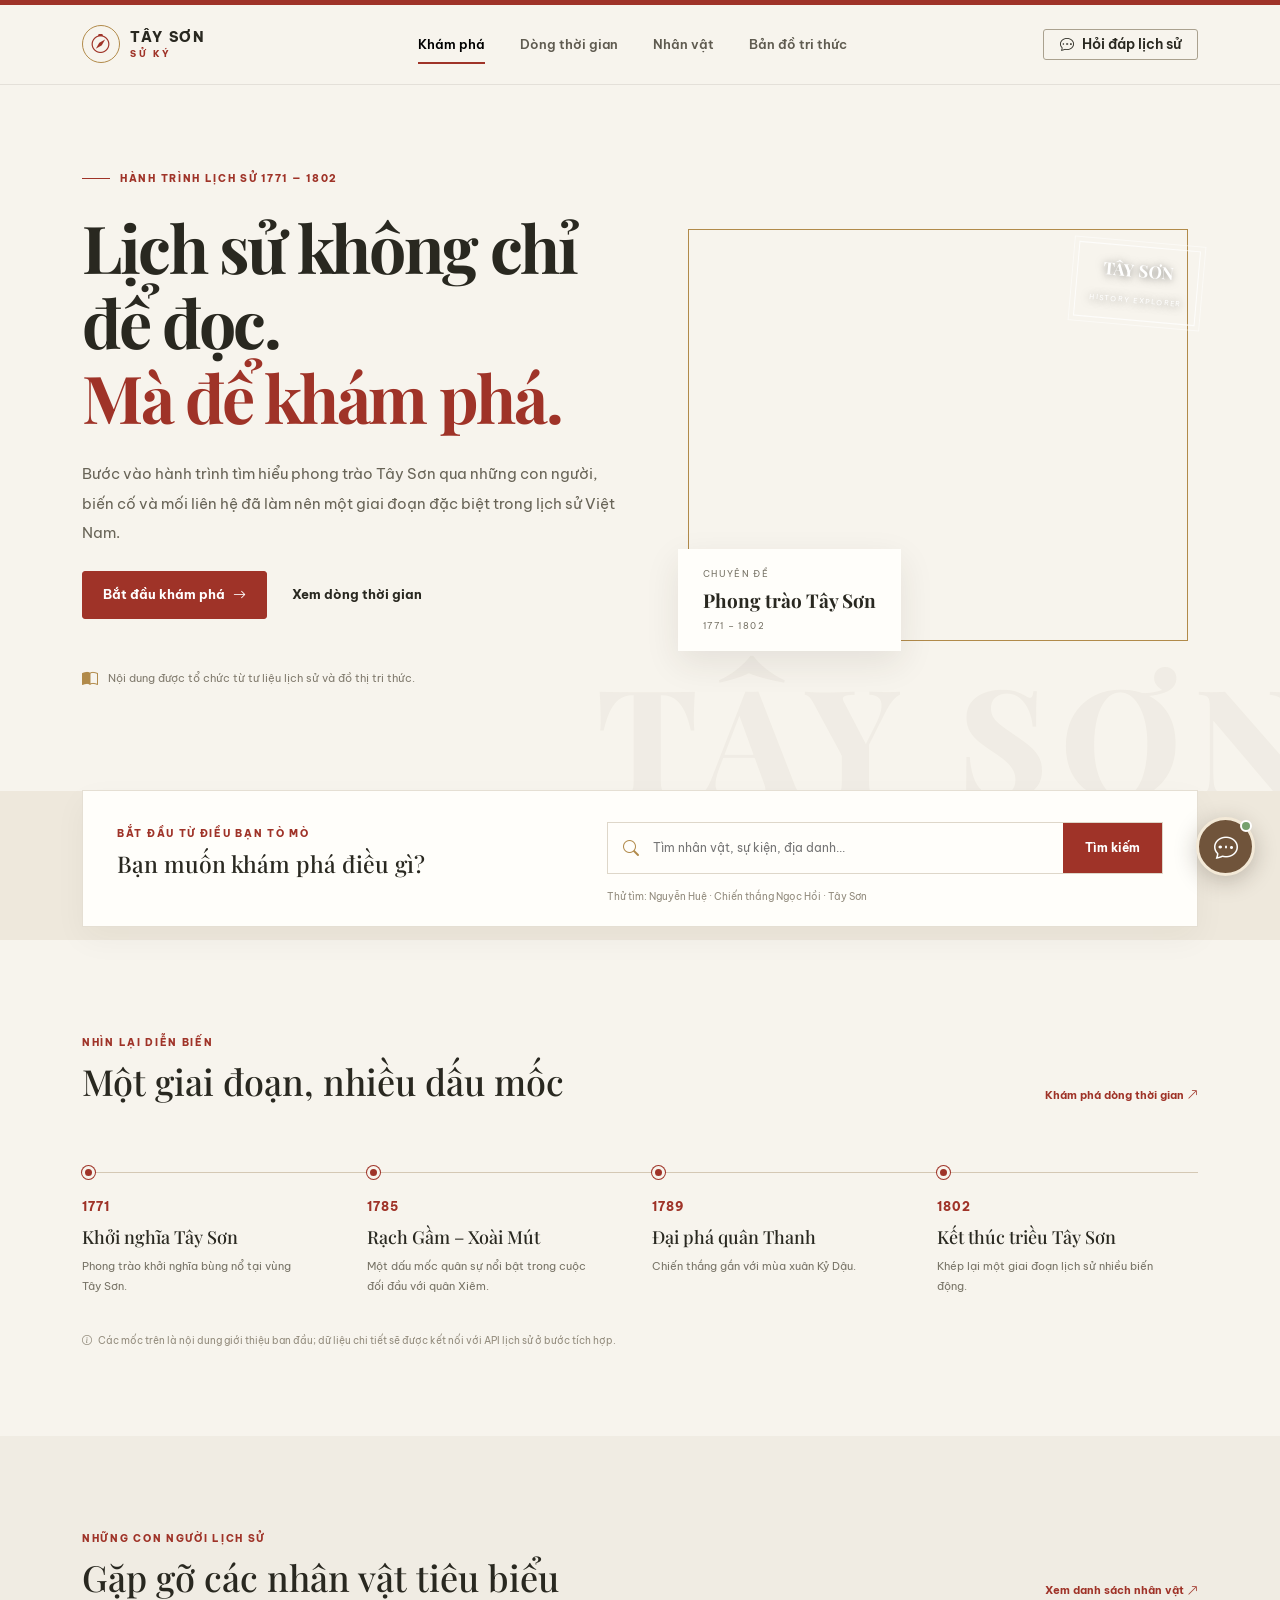
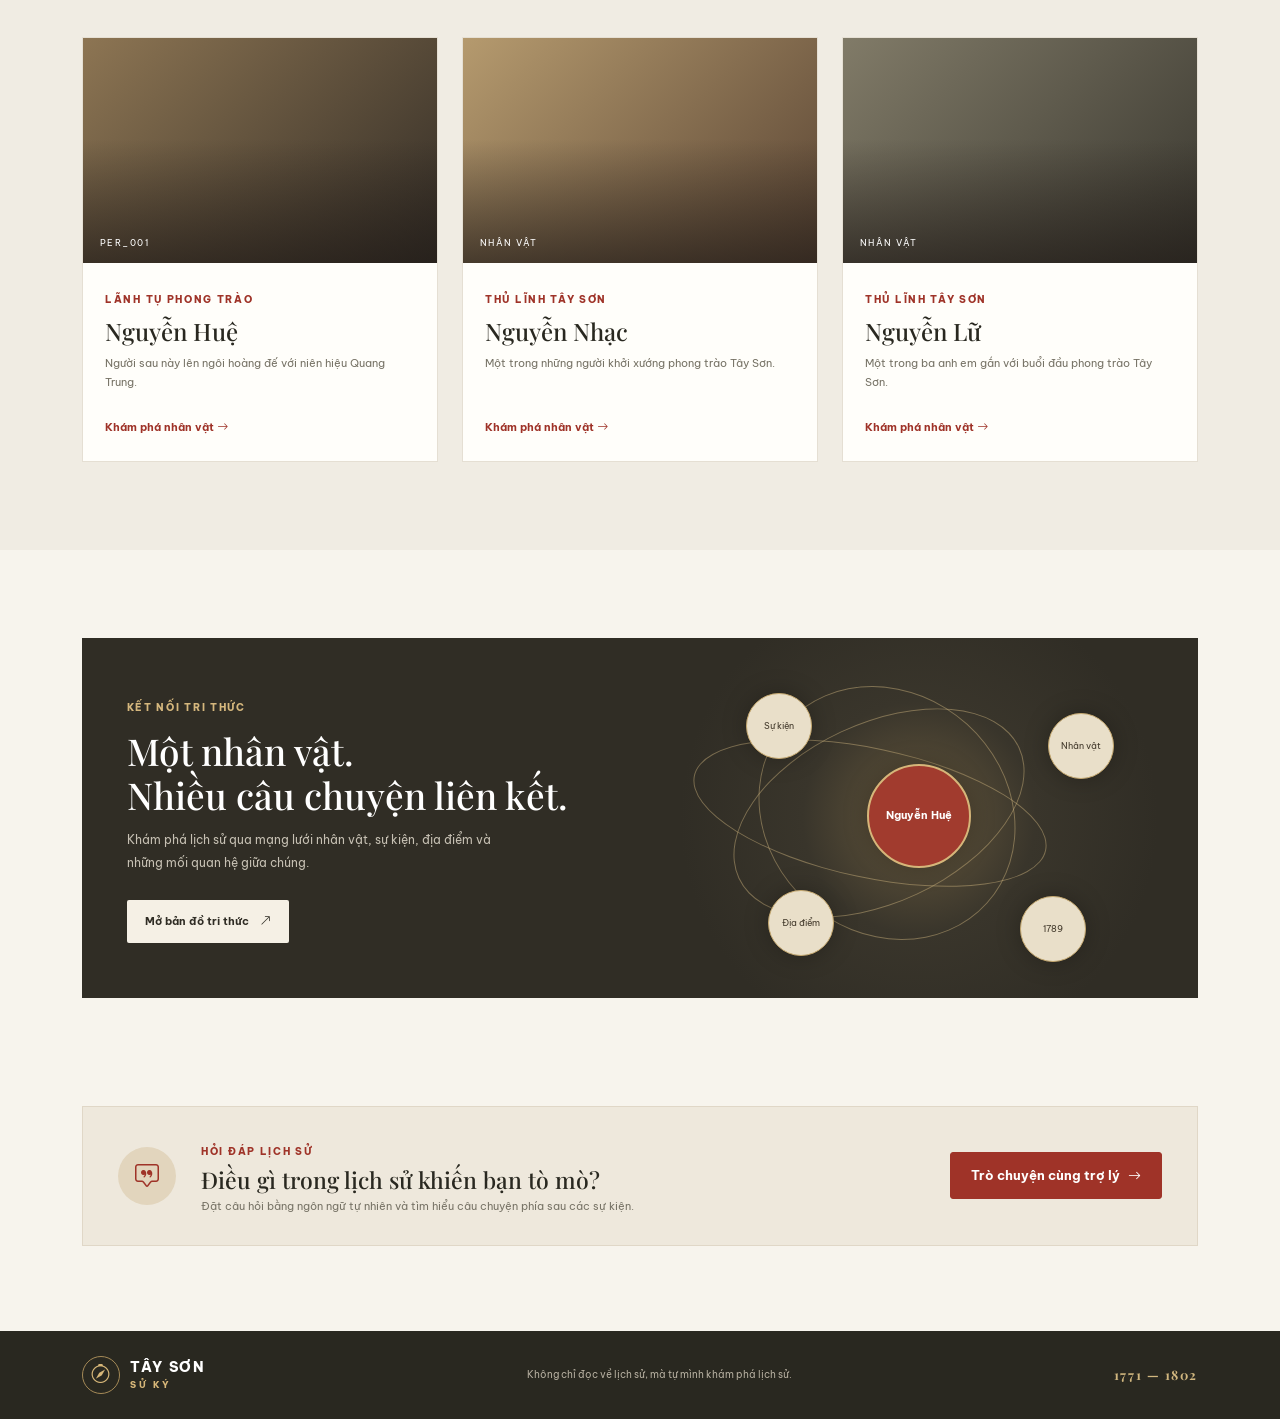
<file: frontend/index.html>
<!doctype html>
<html lang="vi">
<head>
  <meta charset="utf-8">
  <meta name="viewport" content="width=device-width, initial-scale=1">
  <meta name="description" content="Khám phá lịch sử Tây Sơn qua nhân vật, sự kiện, dòng thời gian và đồ thị tri thức.">
  <title>Tây Sơn Sử Ký | Khám phá lịch sử</title>
  <link rel="preconnect" href="https://fonts.googleapis.com">
  <link rel="preconnect" href="https://fonts.gstatic.com" crossorigin>
  <link href="https://fonts.googleapis.com/css2?family=Be+Vietnam+Pro:wght@400;500;600;700;800&family=Playfair+Display:wght@600;700;800&display=swap" rel="stylesheet">
  <link href="https://cdn.jsdelivr.net/npm/bootstrap@5.3.3/dist/css/bootstrap.min.css" rel="stylesheet">
  <link href="https://cdn.jsdelivr.net/npm/bootstrap-icons@1.11.3/font/bootstrap-icons.min.css" rel="stylesheet">
  <link rel="stylesheet" href="css/style.css">
  <link rel="stylesheet" href="css/chat-widget.css">
</head>

<script src="js/config.js"></script>
<script src="js/api.js"></script>
<script src="js/chat-core.js"></script>
<script src="js/chat-widget.js"></script>

<body>
  <div class="topline"></div>
  <nav class="navbar navbar-expand-lg site-navbar sticky-top">
    <div class="container">
      <a class="navbar-brand brand" href="index.html">
        <span class="brand-mark"><i class="bi bi-compass"></i></span>
        <span>TÂY SƠN <small>SỬ KÝ</small></span>
      </a>
      <button class="navbar-toggler" type="button" data-bs-toggle="collapse" data-bs-target="#mainNav" aria-controls="mainNav" aria-expanded="false" aria-label="Mở menu">
        <span class="navbar-toggler-icon"></span>
      </button>
      <div class="collapse navbar-collapse" id="mainNav">
        <ul class="navbar-nav mx-auto mb-2 mb-lg-0">
          <li class="nav-item"><a class="nav-link active" href="index.html">Khám phá</a></li>
          <li class="nav-item"><a class="nav-link" href="#timeline">Dòng thời gian</a></li>
          <li class="nav-item"><a class="nav-link" href="#characters">Nhân vật</a></li>
          <li class="nav-item"><a class="nav-link" href="#knowledge">Bản đồ tri thức</a></li>
        </ul>
        <a class="btn btn-outline-ink btn-sm px-3" href="#ask"><i class="bi bi-chat-dots me-2"></i>Hỏi đáp lịch sử</a>
      </div>
    </div>
  </nav>

  <main>
    <section class="hero-section">
      <div class="container">
        <div class="row align-items-center g-5">
          <div class="col-lg-6 hero-copy">
            <div class="eyebrow"><span></span> HÀNH TRÌNH LỊCH SỬ 1771 — 1802</div>
            <h1>Lịch sử không chỉ để đọc.<br><em>Mà để khám phá.</em></h1>
            <p class="hero-lead">Bước vào hành trình tìm hiểu phong trào Tây Sơn qua những con người, biến cố và mối liên hệ đã làm nên một giai đoạn đặc biệt trong lịch sử Việt Nam.</p>
            <div class="d-flex flex-wrap gap-3 mt-4">
              <a href="#explore" class="btn btn-primary-custom">Bắt đầu khám phá <i class="bi bi-arrow-right ms-2"></i></a>
              <a href="#timeline" class="btn btn-link-custom">Xem dòng thời gian</a>
            </div>
            <div class="hero-note mt-5"><i class="bi bi-book-half"></i><span>Nội dung được tổ chức từ tư liệu lịch sử và đồ thị tri thức.</span></div>
          </div>
          <div class="col-lg-6">
            <div class="hero-art">
              
              <div class="image-caption"><span>CHUYÊN ĐỀ</span><strong>Phong trào Tây Sơn</strong><small>1771 – 1802</small></div>
              <div class="hero-stamp">TÂY SƠN<br><span>HISTORY EXPLORER</span></div>
            </div>
          </div>
        </div>
      </div>
      <div class="hero-decoration">TÂY SƠN</div>
    </section>

    <section class="search-band" id="explore">
      <div class="container">
        <div class="search-panel">
          <div>
            <span class="section-kicker">BẮT ĐẦU TỪ ĐIỀU BẠN TÒ MÒ</span>
            <h2>Bạn muốn khám phá điều gì?</h2>
          </div>
          <form class="search-form" id="siteSearch">
            <i class="bi bi-search"></i>
            <input id="searchInput" type="search" placeholder="Tìm nhân vật, sự kiện, địa danh..." aria-label="Tìm kiếm lịch sử">
            <button type="submit">Tìm kiếm</button>
          </form>
          <p class="search-hint" id="searchMessage" aria-live="polite">Thử tìm: Nguyễn Huệ · Chiến thắng Ngọc Hồi · Tây Sơn</p>
        </div>
      </div>
    </section>

    <section class="section-block" id="timeline">
      <div class="container">
        <div class="section-heading">
          <div><span class="section-kicker">NHÌN LẠI DIỄN BIẾN</span><h2>Một giai đoạn, nhiều dấu mốc</h2></div>
          <a class="text-link" href="pages/timeline.html">Khám phá dòng thời gian <i class="bi bi-arrow-up-right"></i></a>
        </div>
        <div class="timeline-preview">
          <div class="timeline-line"></div>
          <article class="milestone">
            <span class="milestone-dot"></span><span class="milestone-year">1771</span>
            <h3>Khởi nghĩa Tây Sơn</h3><p>Phong trào khởi nghĩa bùng nổ tại vùng Tây Sơn.</p>
          </article>
          <article class="milestone">
            <span class="milestone-dot"></span><span class="milestone-year">1785</span>
            <h3>Rạch Gầm – Xoài Mút</h3><p>Một dấu mốc quân sự nổi bật trong cuộc đối đầu với quân Xiêm.</p>
          </article>
          <article class="milestone">
            <span class="milestone-dot"></span><span class="milestone-year">1789</span>
            <h3>Đại phá quân Thanh</h3><p>Chiến thắng gắn với mùa xuân Kỷ Dậu.</p>
          </article>
          <article class="milestone">
            <span class="milestone-dot"></span><span class="milestone-year">1802</span>
            <h3>Kết thúc triều Tây Sơn</h3><p>Khép lại một giai đoạn lịch sử nhiều biến động.</p>
          </article>
        </div>
        <p class="content-note"><i class="bi bi-info-circle me-1"></i> Các mốc trên là nội dung giới thiệu ban đầu; dữ liệu chi tiết sẽ được kết nối với API lịch sử ở bước tích hợp.</p>
      </div>
    </section>

    <section class="section-block section-soft" id="characters">
      <div class="container">
        <div class="section-heading">
          <div><span class="section-kicker">NHỮNG CON NGƯỜI LỊCH SỬ</span><h2>Gặp gỡ các nhân vật tiêu biểu</h2></div>
          <a class="text-link" href="pages/characters.html">Xem danh sách nhân vật <i class="bi bi-arrow-up-right"></i></a>
        </div>
        <div class="row g-4">
          <div class="col-md-4">
            <article class="person-card">
              <div class="person-portrait portrait-one"><span>PER_001</span></div>
              <div class="person-info"><span class="card-category">LÃNH TỤ PHONG TRÀO</span><h3>Nguyễn Huệ</h3><p>Người sau này lên ngôi hoàng đế với niên hiệu Quang Trung.</p><a href="pages/characters.html" class="text-link">Khám phá nhân vật <i class="bi bi-arrow-right"></i></a></div>
            </article>
          </div>
          <div class="col-md-4">
            <article class="person-card">
              <div class="person-portrait portrait-two"><span>NHÂN VẬT</span></div>
              <div class="person-info"><span class="card-category">THỦ LĨNH TÂY SƠN</span><h3>Nguyễn Nhạc</h3><p>Một trong những người khởi xướng phong trào Tây Sơn.</p><a href="pages/characters.html" class="text-link">Khám phá nhân vật <i class="bi bi-arrow-right"></i></a></div>
            </article>
          </div>
          <div class="col-md-4">
            <article class="person-card">
              <div class="person-portrait portrait-three"><span>NHÂN VẬT</span></div>
              <div class="person-info"><span class="card-category">THỦ LĨNH TÂY SƠN</span><h3>Nguyễn Lữ</h3><p>Một trong ba anh em gắn với buổi đầu phong trào Tây Sơn.</p><a href="pages/characters.html" class="text-link">Khám phá nhân vật <i class="bi bi-arrow-right"></i></a></div>
            </article>
          </div>
        </div>
      </div>
    </section>

    <section class="section-block" id="knowledge">
      <div class="container">
        <div class="knowledge-banner">
          <div class="knowledge-copy">
            <span class="section-kicker">KẾT NỐI TRI THỨC</span>
            <h2>Một nhân vật.<br>Nhiều câu chuyện liên kết.</h2>
            <p>Khám phá lịch sử qua mạng lưới nhân vật, sự kiện, địa điểm và những mối quan hệ giữa chúng.</p>
            <a href="pages/knowledge-graph.html" class="btn btn-light-custom">Mở bản đồ tri thức <i class="bi bi-arrow-up-right ms-2"></i></a>
          </div>
          <div class="knowledge-visual" aria-label="Minh họa mạng lưới tri thức">
            <div class="network network-a"></div><div class="network network-b"></div><div class="network network-c"></div>
            <span class="node node-main">Nguyễn Huệ</span><span class="node node-small node-1">Sự kiện</span><span class="node node-small node-2">Nhân vật</span><span class="node node-small node-3">Địa điểm</span><span class="node node-small node-4">1789</span>
          </div>
        </div>
      </div>
    </section>

    <section class="section-block ask-section" id="ask">
      <div class="container">
        <div class="ask-card">
          <div class="ask-icon"><i class="bi bi-chat-square-quote"></i></div>
          <div><span class="section-kicker">HỎI ĐÁP LỊCH SỬ</span><h2>Điều gì trong lịch sử khiến bạn tò mò?</h2><p>Đặt câu hỏi bằng ngôn ngữ tự nhiên và tìm hiểu câu chuyện phía sau các sự kiện.</p></div>
          <a href="pages/chat.html" class="btn btn-primary-custom">Trò chuyện cùng trợ lý <i class="bi bi-arrow-right ms-2"></i></a>
        </div>
      </div>
    </section>
  </main>

  <footer class="site-footer">
    <div class="container d-flex flex-column flex-md-row justify-content-between align-items-md-center gap-3">
      <a class="navbar-brand brand brand-footer" href="index.html"><span class="brand-mark"><i class="bi bi-compass"></i></span><span>TÂY SƠN <small>SỬ KÝ</small></span></a>
      <p class="mb-0">Không chỉ đọc về lịch sử, mà tự mình khám phá lịch sử.</p>
      <span class="footer-period">1771 — 1802</span>
    </div>
  </footer>

  <script src="https://cdn.jsdelivr.net/npm/bootstrap@5.3.3/dist/js/bootstrap.bundle.min.js"></script>
  <script src="js/config.js"></script>
  <script src="js/api.js"></script>
  <script src="js/main.js"></script>
</body>
</html>
</file>
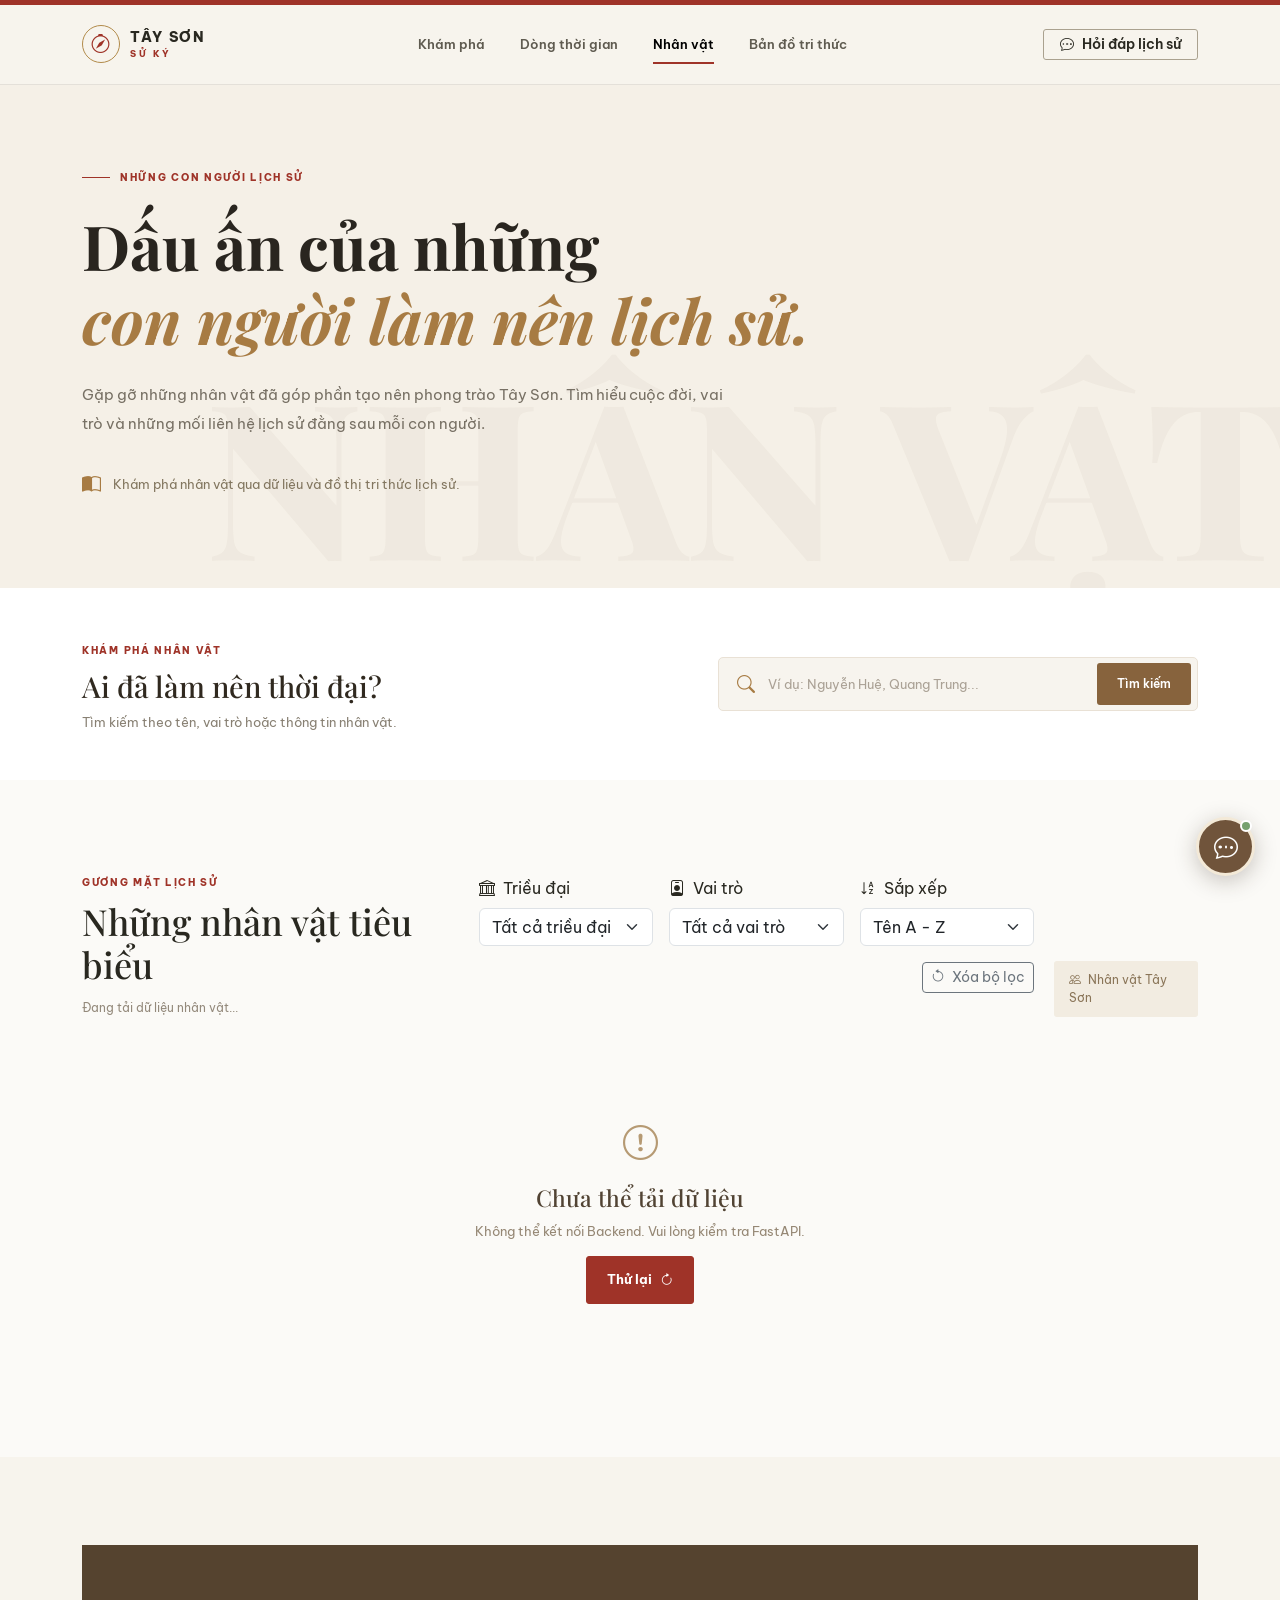
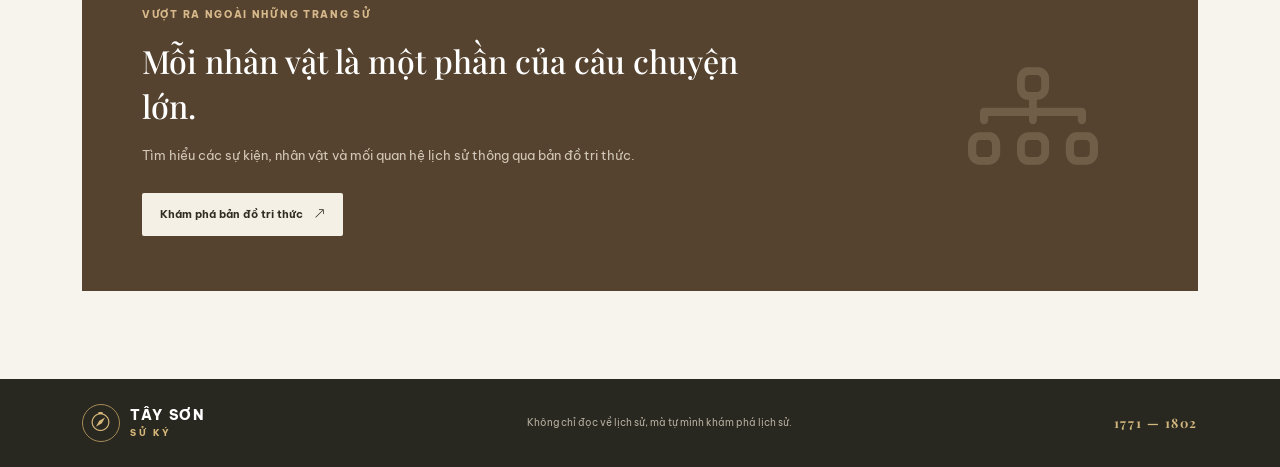
<file: frontend/pages/characters.html>
<!doctype html>
<html lang="vi">
<head>
  <meta charset="utf-8">
  <meta name="viewport" content="width=device-width, initial-scale=1">
  <meta name="description" content="Khám phá những nhân vật lịch sử tiêu biểu trong phong trào Tây Sơn.">
  <title>Nhân vật lịch sử | Tây Sơn Sử Ký</title>

  <link rel="preconnect" href="https://fonts.googleapis.com">
  <link rel="preconnect" href="https://fonts.gstatic.com" crossorigin>
  <link href="https://fonts.googleapis.com/css2?family=Be+Vietnam+Pro:wght@400;500;600;700;800&family=Playfair+Display:wght@600;700;800&display=swap" rel="stylesheet">

  <link href="https://cdn.jsdelivr.net/npm/bootstrap@5.3.3/dist/css/bootstrap.min.css" rel="stylesheet">
  <link href="https://cdn.jsdelivr.net/npm/bootstrap-icons@1.11.3/font/bootstrap-icons.min.css" rel="stylesheet">

  <link rel="stylesheet" href="../css/style.css">
  <link rel="stylesheet" href="../css/characters.css">
  <link rel="stylesheet" href="../css/chat-widget.css">
</head>

<script src="../js/config.js"></script>
<script src="../js/api.js"></script>
<script src="../js/chat-core.js"></script>
<script src="../js/chat-widget.js"></script>

<body>
  <div class="topline"></div>

  <!-- NAVBAR -->
  <nav class="navbar navbar-expand-lg site-navbar sticky-top">
    <div class="container">
      <a class="navbar-brand brand" href="../index.html">
        <span class="brand-mark"><i class="bi bi-compass"></i></span>
        <span>TÂY SƠN <small>SỬ KÝ</small></span>
      </a>

      <button class="navbar-toggler" type="button"
        data-bs-toggle="collapse" data-bs-target="#mainNav"
        aria-controls="mainNav" aria-expanded="false"
        aria-label="Mở menu">
        <span class="navbar-toggler-icon"></span>
      </button>

      <div class="collapse navbar-collapse" id="mainNav">
        <ul class="navbar-nav mx-auto mb-2 mb-lg-0">
          <li class="nav-item">
            <a class="nav-link" href="../index.html">Khám phá</a>
          </li>
          <li class="nav-item">
            <a class="nav-link" href="timeline.html">Dòng thời gian</a>
          </li>
          <li class="nav-item">
            <a class="nav-link active" href="characters.html">Nhân vật</a>
          </li>
          <li class="nav-item">
            <a class="nav-link" href="knowledge-graph.html">Bản đồ tri thức</a>
          </li>
        </ul>

        <a class="btn btn-outline-ink btn-sm px-3" href="chat.html">
          <i class="bi bi-chat-dots me-2"></i>Hỏi đáp lịch sử
        </a>
      </div>
    </div>
  </nav>

  <main>
    <!-- PAGE HERO -->
    <section class="character-hero">
      <div class="container">
        <div class="character-hero-content">
          <div class="eyebrow">
            <span></span> NHỮNG CON NGƯỜI LỊCH SỬ
          </div>

          <h1>
            Dấu ấn của những<br>
            <em>con người làm nên lịch sử.</em>
          </h1>

          <p>
            Gặp gỡ những nhân vật đã góp phần tạo nên phong trào Tây Sơn.
            Tìm hiểu cuộc đời, vai trò và những mối liên hệ lịch sử
            đằng sau mỗi con người.
          </p>

          <div class="character-hero-note">
            <i class="bi bi-book-half"></i>
            <span>Khám phá nhân vật qua dữ liệu và đồ thị tri thức lịch sử.</span>
          </div>
        </div>

        <div class="character-hero-decoration">NHÂN VẬT</div>
      </div>
    </section>

    <!-- SEARCH -->
    <section class="character-search-section">
      <div class="container">
        <div class="character-search-panel">
          <div>
            <span class="section-kicker">KHÁM PHÁ NHÂN VẬT</span>
            <h2>Ai đã làm nên thời đại?</h2>
            <p>Tìm kiếm theo tên, vai trò hoặc thông tin nhân vật.</p>
          </div>

          <form id="characterSearchForm" class="character-search-form">
            <i class="bi bi-search"></i>
            <input
              type="search"
              id="characterSearch"
              placeholder="Ví dụ: Nguyễn Huệ, Quang Trung..."
              aria-label="Tìm kiếm nhân vật"
            >
            <button type="submit">Tìm kiếm</button>
          </form>
        </div>
      </div>
    </section>

    <!-- CHARACTER LIST -->
    <section class="section-block character-list-section">
      <div class="container">

        <div class="section-heading character-list-heading">
          <div>
            <span class="section-kicker">GƯƠNG MẶT LỊCH SỬ</span>
            <h2>Những nhân vật tiêu biểu</h2>
            <p class="character-result-count" id="characterCount">
              Đang tải dữ liệu nhân vật...
            </p>
          </div>


        <!-- CHARACTER FILTERS - PHẦN BỔ SUNG -->
        <div class="character-filter-panel mb-4">
          <div class="row g-3 align-items-end">

            <div class="col-md-4">
              <label for="characterDynastyFilter" class="form-label">
                <i class="bi bi-bank me-1"></i> Triều đại
              </label>
              <select id="characterDynastyFilter" class="form-select">
                <option value="">Tất cả triều đại</option>
              </select>
            </div>

            <div class="col-md-4">
              <label for="characterRoleFilter" class="form-label">
                <i class="bi bi-person-badge me-1"></i> Vai trò
              </label>
              <select id="characterRoleFilter" class="form-select">
                <option value="">Tất cả vai trò</option>
              </select>
            </div>

            <div class="col-md-4">
              <label for="characterSort" class="form-label">
                <i class="bi bi-sort-alpha-down me-1"></i> Sắp xếp
              </label>
              <select id="characterSort" class="form-select">
                <option value="name_asc">Tên A - Z</option>
                <option value="name_desc">Tên Z - A</option>
              </select>
            </div>

            <div class="col-12 text-end">
              <button
                type="button"
                class="btn btn-outline-secondary btn-sm"
                id="resetCharacterFilters">
                <i class="bi bi-arrow-counterclockwise me-1"></i>
                Xóa bộ lọc
              </button>
            </div>

          </div>
        </div>

          <div class="character-sort">
            <span><i class="bi bi-people me-1"></i> Nhân vật Tây Sơn</span>
          </div>
        </div>

        <!-- Loading -->
        <div id="characterLoading" class="character-state">
          <div class="spinner-border" role="status"></div>
          <p>Đang khám phá dữ liệu lịch sử...</p>
        </div>

        <!-- Error -->
        <div id="characterError" class="character-state d-none">
          <i class="bi bi-exclamation-circle"></i>
          <h3>Chưa thể tải dữ liệu</h3>
          <p id="characterErrorMessage">
            Vui lòng kiểm tra kết nối máy chủ.
          </p>
          <button class="btn btn-primary-custom" id="retryCharacters">
            Thử lại <i class="bi bi-arrow-clockwise ms-2"></i>
          </button>
        </div>

        <!-- Empty -->
        <div id="characterEmpty" class="character-state d-none">
          <i class="bi bi-search"></i>
          <h3>Không tìm thấy nhân vật</h3>
          <p>Thử tìm kiếm bằng một tên hoặc từ khóa khác.</p>
        </div>

        <!-- Data -->
        <div class="row g-4" id="characterGrid"></div>

        <!-- Pagination -->
        <nav class="character-pagination d-none"
          id="characterPagination"
          aria-label="Phân trang nhân vật">
          <button class="page-control" id="prevPage" aria-label="Trang trước">
            <i class="bi bi-chevron-left"></i>
          </button>

          <span id="pageInfo">1 / 1</span>

          <button class="page-control" id="nextPage" aria-label="Trang sau">
            <i class="bi bi-chevron-right"></i>
          </button>
        </nav>

      </div>
    </section>

    <!-- DISCOVERY BANNER -->
    <section class="section-block character-discovery-section">
      <div class="container">
        <div class="character-discovery">
          <div>
            <span class="section-kicker">VƯỢT RA NGOÀI NHỮNG TRANG SỬ</span>
            <h2>Mỗi nhân vật là một phần của câu chuyện lớn.</h2>
            <p>
              Tìm hiểu các sự kiện, nhân vật và mối quan hệ lịch sử
              thông qua bản đồ tri thức.
            </p>

            <a href="knowledge-graph.html" class="btn btn-light-custom">
              Khám phá bản đồ tri thức
              <i class="bi bi-arrow-up-right ms-2"></i>
            </a>
          </div>

          <div class="character-discovery-icon">
            <i class="bi bi-diagram-3"></i>
          </div>
        </div>
      </div>
    </section>
  </main>

  <!-- CHARACTER DETAIL MODAL -->
  <div class="modal fade" id="characterModal" tabindex="-1"
    aria-labelledby="characterModalTitle" aria-hidden="true">

    <div class="modal-dialog modal-lg modal-dialog-centered modal-dialog-scrollable">
      <div class="modal-content character-modal-content">

        <div class="modal-header">
          <span class="section-kicker">HỒ SƠ NHÂN VẬT</span>
          <button type="button" class="btn-close"
            data-bs-dismiss="modal" aria-label="Đóng"></button>
        </div>

        <div class="modal-body" id="characterModalBody">
          <div class="character-state">
            <div class="spinner-border" role="status"></div>
            <p>Đang tải thông tin...</p>
          </div>
        </div>

      </div>
    </div>
  </div>

  <!-- FOOTER -->
  <footer class="site-footer">
    <div class="container d-flex flex-column flex-md-row justify-content-between align-items-md-center gap-3">
      <a class="navbar-brand brand brand-footer" href="../index.html">
        <span class="brand-mark"><i class="bi bi-compass"></i></span>
        <span>TÂY SƠN <small>SỬ KÝ</small></span>
      </a>

      <p class="mb-0">Không chỉ đọc về lịch sử, mà tự mình khám phá lịch sử.</p>

      <span class="footer-period">1771 — 1802</span>
    </div>
  </footer>

  <script src="https://cdn.jsdelivr.net/npm/bootstrap@5.3.3/dist/js/bootstrap.bundle.min.js"></script>
  <script src="../js/config.js"></script>
  <script src="../js/api.js"></script>
  <script src="../js/characters.js"></script>
</body>
</html>
</file>
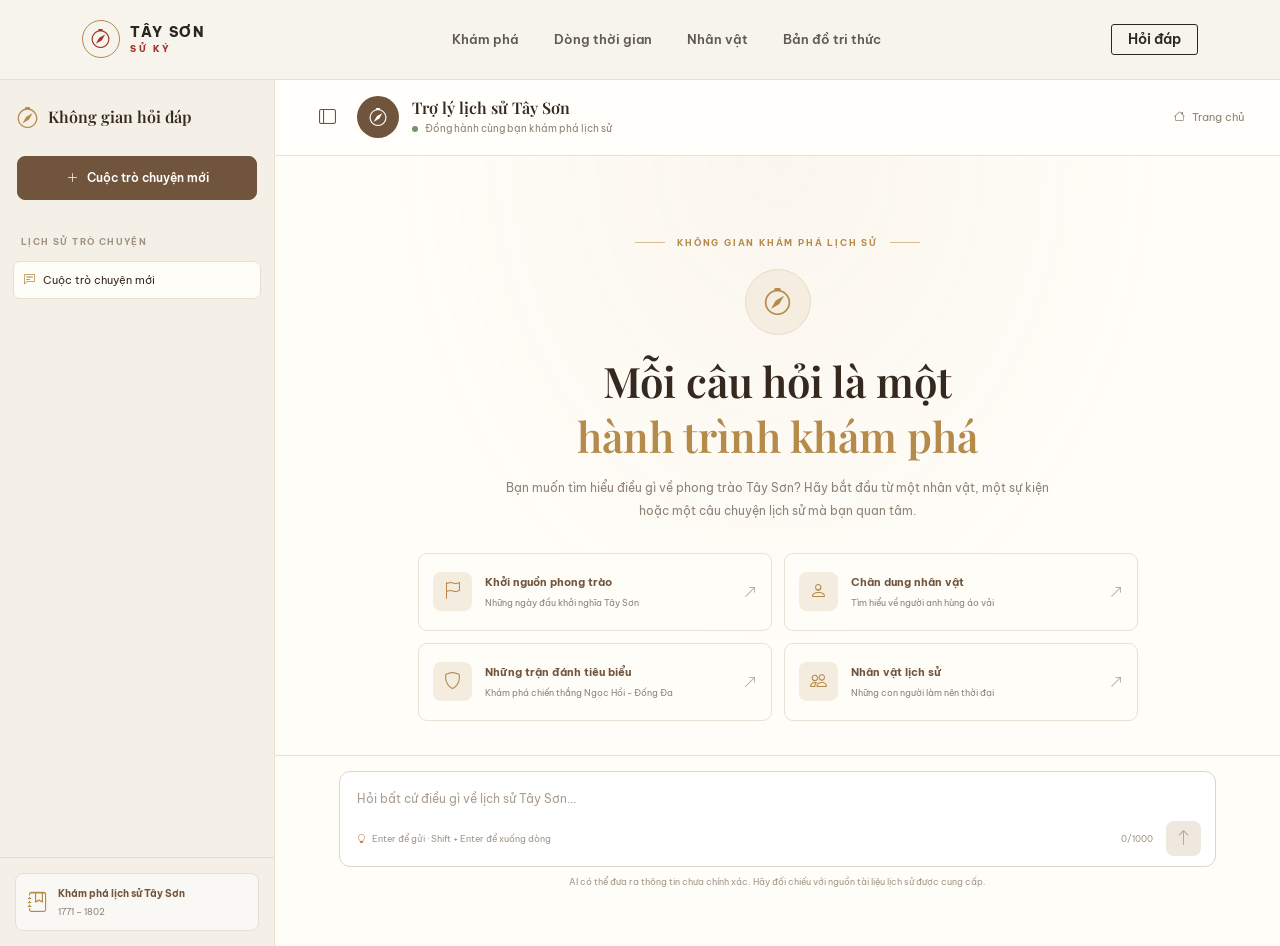
<file: frontend/pages/chat.html>
<!doctype html>
<html lang="vi">
<head>
    <meta charset="utf-8">
    <meta name="viewport" content="width=device-width, initial-scale=1">
    <meta name="description" content="Trò chuyện và khám phá lịch sử Tây Sơn cùng trợ lý AI.">

    <title>Hỏi đáp lịch sử | Tây Sơn Sử Ký</title>

    <link rel="preconnect" href="https://fonts.googleapis.com">
    <link rel="preconnect" href="https://fonts.gstatic.com" crossorigin>
    <link href="https://fonts.googleapis.com/css2?family=Be+Vietnam+Pro:wght@300;400;500;600;700&family=Playfair+Display:wght@500;600;700&display=swap" rel="stylesheet">

    <link href="https://cdn.jsdelivr.net/npm/bootstrap@5.3.3/dist/css/bootstrap.min.css" rel="stylesheet">
    <link href="https://cdn.jsdelivr.net/npm/bootstrap-icons@1.11.3/font/bootstrap-icons.min.css" rel="stylesheet">

    <link rel="stylesheet" href="../css/style.css">
    <link rel="stylesheet" href="../css/chat.css">
    <link rel="stylesheet" href="../css/chat-widget.css">
</head>

<body class="chat-page-body">

    <nav class="navbar navbar-expand-lg site-navbar sticky-top">
        <div class="container">
            <a class="navbar-brand brand" href="../index.html">
                <span class="brand-mark">
                    <i class="bi bi-compass"></i>
                </span>
                <span>
                    TÂY SƠN
                    <small>SỬ KÝ</small>
                </span>
            </a>

            <button class="navbar-toggler"
                    type="button"
                    data-bs-toggle="collapse"
                    data-bs-target="#mainNav"
                    aria-controls="mainNav"
                    aria-expanded="false"
                    aria-label="Mở menu">
                <span class="navbar-toggler-icon"></span>
            </button>

            <div class="collapse navbar-collapse" id="mainNav">
                <ul class="navbar-nav mx-auto mb-2 mb-lg-0">
                    <li class="nav-item">
                        <a class="nav-link" href="../index.html#discover">Khám phá</a>
                    </li>
                    <li class="nav-item">
                        <a class="nav-link" href="timeline.html">Dòng thời gian</a>
                    </li>
                    <li class="nav-item">
                        <a class="nav-link" href="characters.html">Nhân vật</a>
                    </li>
                    <li class="nav-item">
                        <a class="nav-link" href="knowledge-graph.html">Bản đồ tri thức</a>
                    </li>
                </ul>

                <div class="d-flex align-items-center">
                    <a href="chat.html" class="btn btn-outline-ink btn-sm px-3 active">
                        Hỏi đáp
                    </a>
                </div>
            </div>
        </div>
    </nav>


    <!-- CHAT APPLICATION -->
    <main class="chat-app">

        <!-- SIDEBAR -->
        <aside class="chat-sidebar" id="chatSidebar">

            <div class="sidebar-top">
                <a href="../index.html" class="sidebar-brand">
                    <i class="bi bi-compass"></i>
                    <span>Không gian hỏi đáp</span>
                </a>

                <button class="sidebar-new-chat" id="newChatBtn">
                    <i class="bi bi-plus-lg"></i>
                    <span>Cuộc trò chuyện mới</span>
                </button>
            </div>

            <div class="sidebar-history">
                <div class="sidebar-section-title">
                    <span>LỊCH SỬ TRÒ CHUYỆN</span>
                </div>

                <div class="history-list" id="historyList">
                    <!-- Render bằng chat.js -->
                </div>

                <div class="history-empty" id="historyEmpty">
                    <i class="bi bi-chat-square-text"></i>
                    <span>Chưa có cuộc trò chuyện nào</span>
                </div>
            </div>

            <div class="sidebar-bottom">
                <div class="sidebar-note">
                    <i class="bi bi-journal-bookmark"></i>
                    <div>
                        <strong>Khám phá lịch sử Tây Sơn</strong>
                        <span>1771 – 1802</span>
                    </div>
                </div>
            </div>
        </aside>


        <!-- MAIN CHAT -->
        <section class="chat-main">

            <header class="chat-main-header">
                <div class="chat-header-left">
                    <button class="sidebar-toggle"
                            id="sidebarToggle"
                            aria-label="Đóng hoặc mở lịch sử">
                        <i class="bi bi-layout-sidebar"></i>
                    </button>

                    <div class="chat-header-avatar">
                        <i class="bi bi-compass"></i>
                    </div>

                    <div>
                        <h1>Trợ lý lịch sử Tây Sơn</h1>
                        <div class="chat-header-status">
                            <span class="online-dot"></span>
                            Đồng hành cùng bạn khám phá lịch sử
                        </div>
                    </div>
                </div>

                <a href="../index.html" class="chat-home-link">
                    <i class="bi bi-house"></i>
                    <span>Trang chủ</span>
                </a>
            </header>


            <!-- CONVERSATION -->
            <div class="chat-conversation" id="chatMessages">

                <section class="chat-welcome" id="welcomeContent">

                    <div class="welcome-decoration">
                        <span class="decoration-line"></span>
                        <span>KHÔNG GIAN KHÁM PHÁ LỊCH SỬ</span>
                        <span class="decoration-line"></span>
                    </div>

                    <div class="welcome-emblem">
                        <i class="bi bi-compass"></i>
                    </div>

                    <h2>
                        Mỗi câu hỏi là một<br>
                        <span>hành trình khám phá</span>
                    </h2>

                    <p>
                        Bạn muốn tìm hiểu điều gì về phong trào Tây Sơn?
                        Hãy bắt đầu từ một nhân vật, một sự kiện hoặc
                        một câu chuyện lịch sử mà bạn quan tâm.
                    </p>

                    <div class="suggestion-grid">

                        <button class="suggestion-card"
                                data-question="Phong trào Tây Sơn bắt đầu như thế nào?">
                            <span class="suggestion-icon">
                                <i class="bi bi-flag"></i>
                            </span>
                            <span class="suggestion-text">
                                <strong>Khởi nguồn phong trào</strong>
                                <small>Những ngày đầu khởi nghĩa Tây Sơn</small>
                            </span>
                            <i class="bi bi-arrow-up-right suggestion-arrow"></i>
                        </button>

                        <button class="suggestion-card"
                                data-question="Nguyễn Huệ là người như thế nào?">
                            <span class="suggestion-icon">
                                <i class="bi bi-person"></i>
                            </span>
                            <span class="suggestion-text">
                                <strong>Chân dung nhân vật</strong>
                                <small>Tìm hiểu về người anh hùng áo vải</small>
                            </span>
                            <i class="bi bi-arrow-up-right suggestion-arrow"></i>
                        </button>

                        <button class="suggestion-card"
                                data-question="Chiến thắng Ngọc Hồi - Đống Đa diễn ra như thế nào?">
                            <span class="suggestion-icon">
                                <i class="bi bi-shield"></i>
                            </span>
                            <span class="suggestion-text">
                                <strong>Những trận đánh tiêu biểu</strong>
                                <small>Khám phá chiến thắng Ngọc Hồi - Đống Đa</small>
                            </span>
                            <i class="bi bi-arrow-up-right suggestion-arrow"></i>
                        </button>

                        <button class="suggestion-card"
                                data-question="Những nhân vật quan trọng trong phong trào Tây Sơn gồm những ai?">
                            <span class="suggestion-icon">
                                <i class="bi bi-people"></i>
                            </span>
                            <span class="suggestion-text">
                                <strong>Nhân vật lịch sử</strong>
                                <small>Những con người làm nên thời đại</small>
                            </span>
                            <i class="bi bi-arrow-up-right suggestion-arrow"></i>
                        </button>

                    </div>
                </section>

                <!-- Tin nhắn được render tại đây -->

            </div>


            <!-- INPUT -->
            <footer class="chat-composer-area">

                <form id="chatForm" class="chat-composer">
                    <textarea
                        id="chatInput"
                        maxlength="1000"
                        rows="1"
                        placeholder="Hỏi bất cứ điều gì về lịch sử Tây Sơn..."
                        aria-label="Nhập câu hỏi"
                        required></textarea>

                    <div class="composer-bottom">
                        <div class="composer-hint">
                            <i class="bi bi-lightbulb"></i>
                            <span>Enter để gửi · Shift + Enter để xuống dòng</span>
                        </div>

                        <div class="composer-actions">
                            <span id="characterCounter">0/1000</span>

                            <button type="submit"
                                    id="sendChatBtn"
                                    disabled
                                    aria-label="Gửi câu hỏi">
                                <i class="bi bi-arrow-up"></i>
                            </button>
                        </div>
                    </div>
                </form>

                <p class="chat-disclaimer">
                    AI có thể đưa ra thông tin chưa chính xác.
                    Hãy đối chiếu với nguồn tài liệu lịch sử được cung cấp.
                </p>

            </footer>

        </section>
    </main>


    <script src="https://cdn.jsdelivr.net/npm/bootstrap@5.3.3/dist/js/bootstrap.bundle.min.js"></script>

    <script src="../js/config.js"></script>
    <script src="../js/api.js"></script>
    <script src="../js/chat-core.js"></script>
    <script src="../js/chat.js"></script>
    <script src="../js/chat-widget.js"></script>

</body>
</html>
</file>
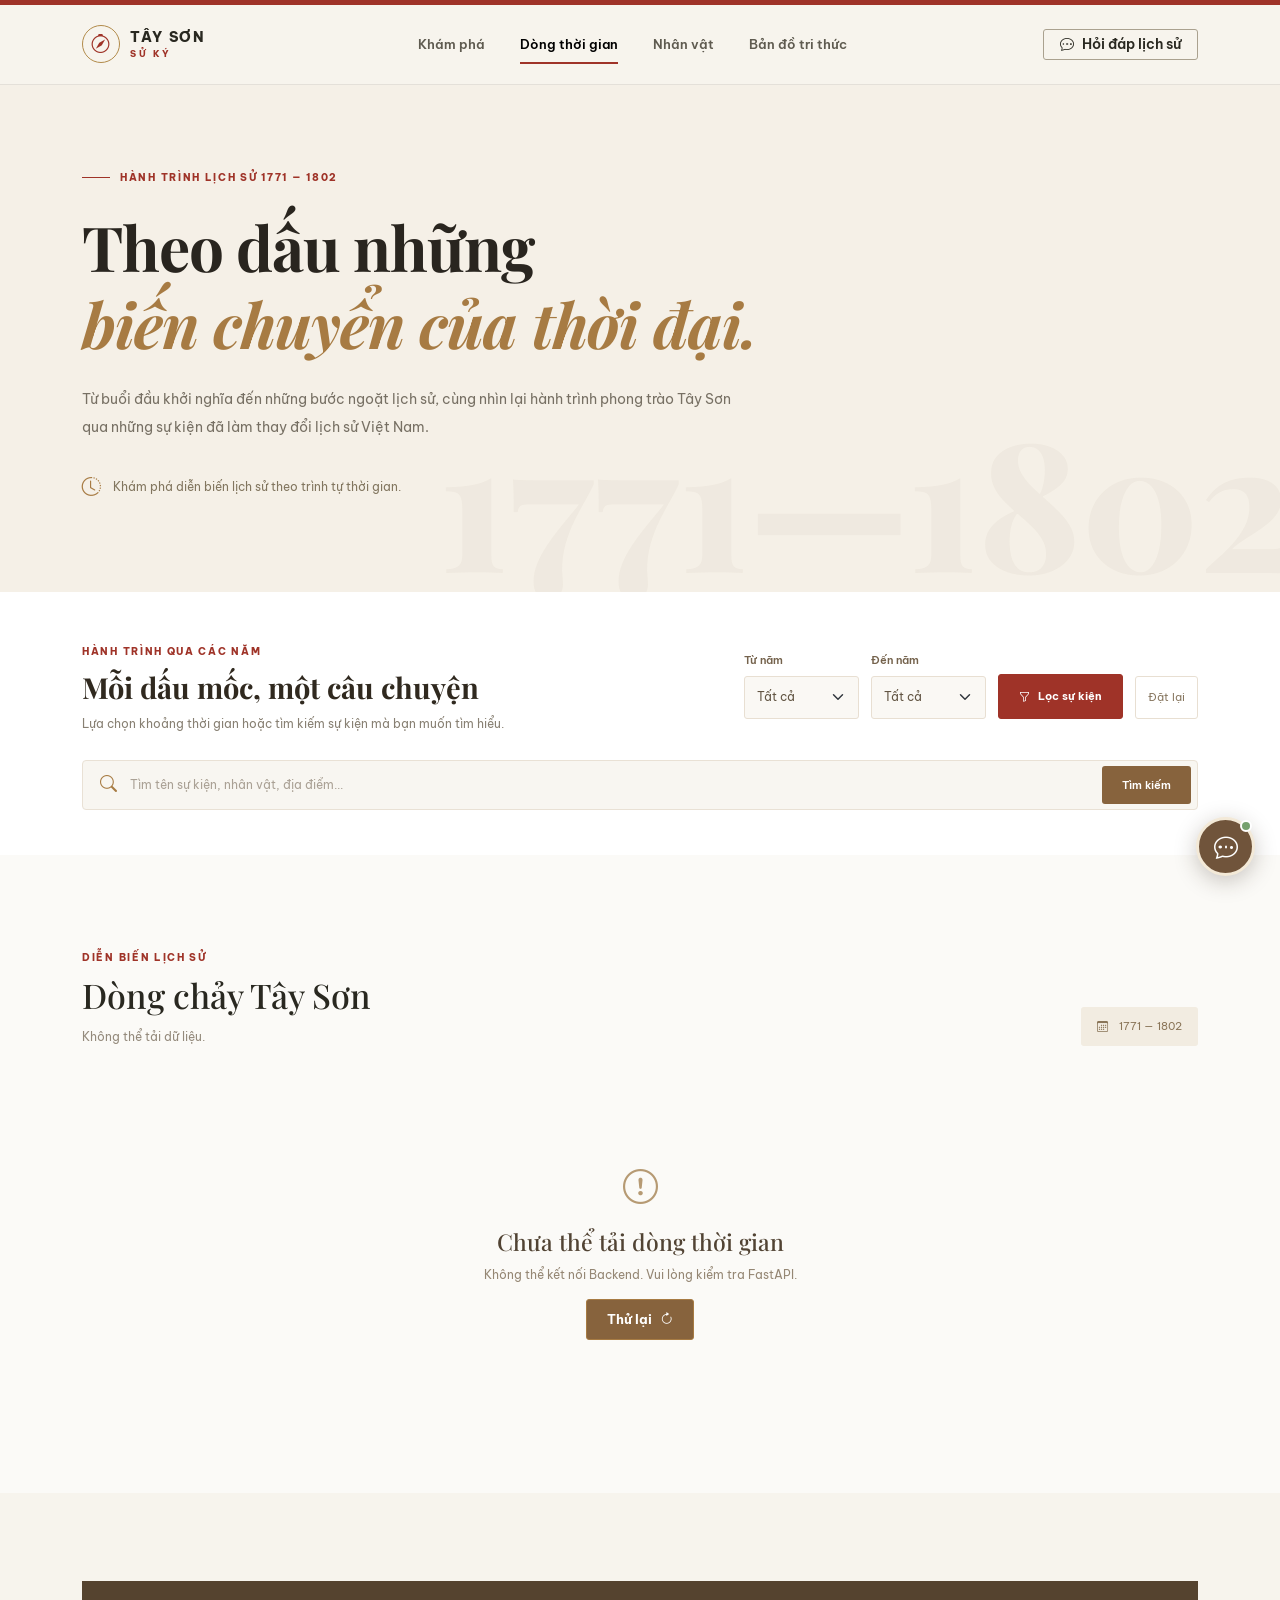
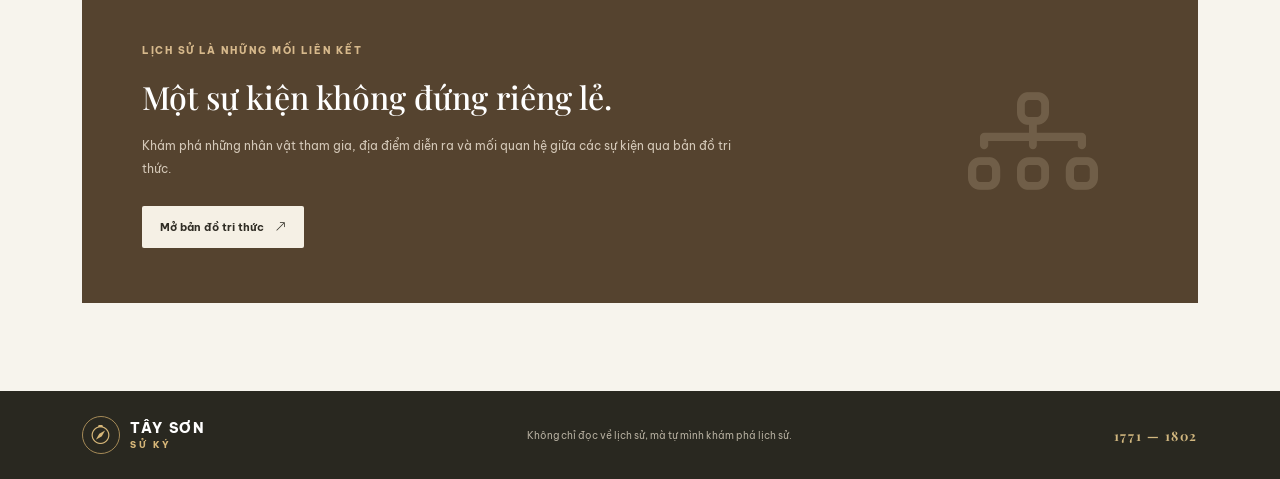
<file: frontend/pages/timeline.html>
<!doctype html>
<html lang="vi">
<head>
  <meta charset="utf-8">
  <meta name="viewport" content="width=device-width, initial-scale=1">
  <meta name="description" content="Khám phá dòng thời gian lịch sử phong trào Tây Sơn từ 1771 đến 1802.">
  <title>Dòng thời gian | Tây Sơn Sử Ký</title>

  <link rel="preconnect" href="https://fonts.googleapis.com">
  <link rel="preconnect" href="https://fonts.gstatic.com" crossorigin>
  <link href="https://fonts.googleapis.com/css2?family=Be+Vietnam+Pro:wght@400;500;600;700;800&family=Playfair+Display:wght@600;700;800&display=swap" rel="stylesheet">

  <link href="https://cdn.jsdelivr.net/npm/bootstrap@5.3.3/dist/css/bootstrap.min.css" rel="stylesheet">
  <link href="https://cdn.jsdelivr.net/npm/bootstrap-icons@1.11.3/font/bootstrap-icons.min.css" rel="stylesheet">

  <link rel="stylesheet" href="../css/style.css">
  <link rel="stylesheet" href="../css/timeline.css">
  <link rel="stylesheet" href="../css/chat-widget.css">
</head>

<script src="../js/config.js"></script>
<script src="../js/api.js"></script>
<script src="../js/chat-core.js"></script>
<script src="../js/chat-widget.js"></script>

<body>
  <div class="topline"></div>

  <!-- NAVBAR -->
  <nav class="navbar navbar-expand-lg site-navbar sticky-top">
    <div class="container">

      <a class="navbar-brand brand" href="../index.html">
        <span class="brand-mark"><i class="bi bi-compass"></i></span>
        <span>TÂY SƠN <small>SỬ KÝ</small></span>
      </a>

      <button class="navbar-toggler" type="button"
        data-bs-toggle="collapse" data-bs-target="#mainNav"
        aria-controls="mainNav" aria-expanded="false"
        aria-label="Mở menu">
        <span class="navbar-toggler-icon"></span>
      </button>

      <div class="collapse navbar-collapse" id="mainNav">
        <ul class="navbar-nav mx-auto mb-2 mb-lg-0">
          <li class="nav-item">
            <a class="nav-link" href="../index.html">Khám phá</a>
          </li>
          <li class="nav-item">
            <a class="nav-link active" href="timeline.html">Dòng thời gian</a>
          </li>
          <li class="nav-item">
            <a class="nav-link" href="characters.html">Nhân vật</a>
          </li>
          <li class="nav-item">
            <a class="nav-link" href="knowledge-graph.html">Bản đồ tri thức</a>
          </li>
        </ul>

        <a class="btn btn-outline-ink btn-sm px-3" href="chat.html">
          <i class="bi bi-chat-dots me-2"></i>Hỏi đáp lịch sử
        </a>
      </div>
    </div>
  </nav>

  <main>

    <!-- HERO -->
    <section class="timeline-hero">
      <div class="container">
        <div class="timeline-hero-content">

          <div class="eyebrow">
            <span></span> HÀNH TRÌNH LỊCH SỬ 1771 — 1802
          </div>

          <h1>
            Theo dấu những<br>
            <em>biến chuyển của thời đại.</em>
          </h1>

          <p>
            Từ buổi đầu khởi nghĩa đến những bước ngoặt lịch sử,
            cùng nhìn lại hành trình phong trào Tây Sơn qua
            những sự kiện đã làm thay đổi lịch sử Việt Nam.
          </p>

          <div class="timeline-hero-note">
            <i class="bi bi-clock-history"></i>
            <span>Khám phá diễn biến lịch sử theo trình tự thời gian.</span>
          </div>

        </div>

        <div class="timeline-hero-decoration">1771—1802</div>
      </div>
    </section>

    <!-- INTRO / FILTER -->
    <section class="timeline-filter-section">
      <div class="container">

        <div class="timeline-filter-panel">

          <div class="timeline-filter-heading">
            <span class="section-kicker">HÀNH TRÌNH QUA CÁC NĂM</span>
            <h2>Mỗi dấu mốc, một câu chuyện</h2>
            <p>
              Lựa chọn khoảng thời gian hoặc tìm kiếm
              sự kiện mà bạn muốn tìm hiểu.
            </p>
          </div>

          <form id="timelineFilterForm" class="timeline-filter-form">

            <div class="filter-group">
              <label for="startYear">Từ năm</label>
              <select id="startYear" class="form-select">
                <option value="">Tất cả</option>
              </select>
            </div>

            <div class="filter-group">
              <label for="endYear">Đến năm</label>
              <select id="endYear" class="form-select">
                <option value="">Tất cả</option>
              </select>
            </div>

            <button type="submit" class="btn btn-primary-custom">
              <i class="bi bi-funnel me-2"></i>Lọc sự kiện
            </button>

            <button type="button" id="resetTimeline"
              class="timeline-reset-btn">
              Đặt lại
            </button>

          </form>

          <form id="timelineSearchForm" class="timeline-search-form">
            <i class="bi bi-search"></i>
            <input
              type="search"
              id="timelineKeyword"
              placeholder="Tìm tên sự kiện, nhân vật, địa điểm..."
              aria-label="Tìm kiếm sự kiện lịch sử"
            >
            <button type="submit">Tìm kiếm</button>
          </form>

        </div>

      </div>
    </section>

    <!-- TIMELINE -->
    <section class="section-block timeline-content-section">
      <div class="container">

        <div class="section-heading timeline-list-heading">
          <div>
            <span class="section-kicker">DIỄN BIẾN LỊCH SỬ</span>
            <h2>Dòng chảy Tây Sơn</h2>
            <p id="timelineCount">Đang tải dữ liệu lịch sử...</p>
          </div>

          <div class="timeline-period">
            <i class="bi bi-calendar3 me-2"></i>
            1771 — 1802
          </div>
        </div>

        <!-- LOADING -->
        <div id="timelineLoading" class="timeline-state">
          <div class="spinner-border" role="status"></div>
          <p>Đang tái hiện dòng chảy lịch sử...</p>
        </div>

        <!-- ERROR -->
        <div id="timelineError" class="timeline-state d-none">
          <i class="bi bi-exclamation-circle"></i>
          <h3>Chưa thể tải dòng thời gian</h3>
          <p id="timelineErrorMessage">
            Vui lòng kiểm tra kết nối máy chủ.
          </p>
          <button class="btn btn-primary-custom" id="retryTimeline">
            Thử lại <i class="bi bi-arrow-clockwise ms-2"></i>
          </button>
        </div>

        <!-- EMPTY -->
        <div id="timelineEmpty" class="timeline-state d-none">
          <i class="bi bi-calendar-x"></i>
          <h3>Không tìm thấy sự kiện</h3>
          <p>Thử thay đổi khoảng thời gian hoặc từ khóa tìm kiếm.</p>
        </div>

        <!-- DATA -->
        <div id="timelineList" class="timeline-list"></div>

      </div>
    </section>

    <!-- DISCOVERY -->
    <section class="section-block timeline-discovery-section">
      <div class="container">
        <div class="timeline-discovery">

          <div>
            <span class="section-kicker">LỊCH SỬ LÀ NHỮNG MỐI LIÊN KẾT</span>
            <h2>Một sự kiện không đứng riêng lẻ.</h2>
            <p>
              Khám phá những nhân vật tham gia, địa điểm diễn ra
              và mối quan hệ giữa các sự kiện qua bản đồ tri thức.
            </p>

            <a href="knowledge-graph.html" class="btn btn-light-custom">
              Mở bản đồ tri thức
              <i class="bi bi-arrow-up-right ms-2"></i>
            </a>
          </div>

          <div class="timeline-discovery-icon">
            <i class="bi bi-diagram-3"></i>
          </div>

        </div>
      </div>
    </section>

  </main>

  <!-- EVENT DETAIL MODAL -->
  <div class="modal fade" id="eventModal" tabindex="-1"
    aria-labelledby="eventModalTitle" aria-hidden="true">

    <div class="modal-dialog modal-lg modal-dialog-centered modal-dialog-scrollable">
      <div class="modal-content timeline-modal-content">

        <div class="modal-header">
          <span class="section-kicker">HỒ SƠ SỰ KIỆN LỊCH SỬ</span>
          <button type="button" class="btn-close"
            data-bs-dismiss="modal" aria-label="Đóng"></button>
        </div>

        <div class="modal-body" id="eventModalBody"></div>

      </div>
    </div>
  </div>

  <!-- FOOTER -->
  <footer class="site-footer">
    <div class="container d-flex flex-column flex-md-row justify-content-between align-items-md-center gap-3">

      <a class="navbar-brand brand brand-footer" href="../index.html">
        <span class="brand-mark"><i class="bi bi-compass"></i></span>
        <span>TÂY SƠN <small>SỬ KÝ</small></span>
      </a>

      <p class="mb-0">Không chỉ đọc về lịch sử, mà tự mình khám phá lịch sử.</p>

      <span class="footer-period">1771 — 1802</span>

    </div>
  </footer>

  <script src="https://cdn.jsdelivr.net/npm/bootstrap@5.3.3/dist/js/bootstrap.bundle.min.js"></script>
  <script src="../js/api.js"></script>
  <script src="../js/timeline.js"></script>

</body>
</html>
</file>
<file: frontend/css/style.css>
@import url('https://fonts.googleapis.com/css2?family=Be+Vietnam+Pro:wght@400;500;600;700;800&family=Playfair+Display:wght@600;700;800&display=swap');

:root {
  --paper: #f7f4ed;
  --paper-deep: #eee8dc;
  --ink: #292820;
  --muted: #777366;
  --red: #9f3328;
  --red-dark: #76251f;
  --gold: #b18a4a;
  --line: #ded7c9;
  --white: #fffefa;
}
* { box-sizing: border-box; }
html { scroll-behavior: smooth; }
body { margin: 0; background: var(--paper); color: var(--ink); font-family: 'Be Vietnam Pro', sans-serif; }
.topline { height: 5px; background: var(--red); }
.site-navbar { background: rgba(247,244,237,.96); border-bottom: 1px solid rgba(60,52,39,.10); backdrop-filter: blur(12px); }
.brand { display: inline-flex; align-items: center; gap: 10px; color: var(--ink); font-weight: 800; letter-spacing: .12em; font-size: 14px; line-height: 1.05; }
.brand:hover { color: var(--red); }
.brand small { display: block; font-size: 9px; letter-spacing: .29em; color: var(--red); margin-top: 5px; }
.brand-mark { width: 38px; height: 38px; display: grid; place-items: center; border: 1px solid var(--gold); color: var(--red); border-radius: 50%; font-size: 19px; }
.navbar-nav { gap: 8px; }
.nav-link { color: #5f5b50; font-size: 13px; font-weight: 600; padding: 1.35rem .85rem !important; position: relative; }
.nav-link:hover, .nav-link.active { color: var(--red); }
.nav-link.active::after { content: ''; position: absolute; bottom: 12px; left: .85rem; right: .85rem; height: 2px; background: var(--red); }
.btn-outline-ink { border: 1px solid #aaa18f; color: var(--ink); border-radius: 3px; font-weight: 600; }
.btn-outline-ink:hover { background: var(--ink); color: white; }
.hero-section { position: relative; overflow: hidden; padding: 86px 0 100px; }
.hero-copy { position: relative; z-index: 1; }
.eyebrow, .section-kicker, .card-category { color: var(--red); font-size: 10px; font-weight: 800; letter-spacing: .17em; }
.eyebrow { display: flex; align-items: center; gap: 10px; margin-bottom: 24px; }
.eyebrow span { width: 28px; height: 1px; background: var(--red); }
h1, h2, h3 { font-family: 'Playfair Display', Georgia, serif; }
.hero-copy h1 { font-size: clamp(42px, 5.2vw, 66px); line-height: 1.14; letter-spacing: -.035em; font-weight: 700; margin: 0; }
.hero-copy h1 em { color: var(--red); font-style: normal; }
.hero-lead { max-width: 540px; margin-top: 24px; color: #686457; font-size: 15px; line-height: 1.95; }
.btn-primary-custom { display: inline-flex; align-items: center; background: var(--red); border: 1px solid var(--red); color: white; padding: 13px 20px; border-radius: 3px; font-size: 13px; font-weight: 700; text-decoration: none; transition: .2s ease; }
.btn-primary-custom:hover { background: var(--red-dark); border-color: var(--red-dark); color: white; transform: translateY(-2px); }
.btn-link-custom { display: inline-flex; align-items: center; color: var(--ink); text-decoration: none; font-size: 13px; font-weight: 700; padding: 13px 8px; }
.btn-link-custom:hover, .text-link:hover { color: var(--red); }
.hero-note { display: flex; align-items: center; gap: 10px; color: #817b6e; font-size: 11px; }
.hero-note i { color: var(--gold); font-size: 16px; }
.hero-art { position: relative; min-height: 440px; max-width: 520px; margin-left: auto; }
.hero-image { position: absolute; inset: 0 28px 28px 28px; background: linear-gradient(180deg, rgba(36,29,22,.08), rgba(36,29,22,.30)), url('https://images.unsplash.com/photo-1577083552431-6e5fd01aa342?auto=format&fit=crop&w=1200&q=85') center/cover; filter: sepia(.25) saturate(.75); border-radius: 2px; }
.hero-art::before { content: ''; position: absolute; inset: 18px 10px 10px 10px; border: 1px solid var(--gold); z-index: 1; pointer-events: none; }
.image-caption { position: absolute; left: 0; bottom: 0; z-index: 2; background: var(--white); padding: 18px 25px; min-width: 220px; box-shadow: 0 12px 35px #342b1b18; }
.image-caption span, .image-caption small { display: block; color: var(--muted); font-size: 9px; letter-spacing: .15em; }
.image-caption strong { display: block; font-family: 'Playfair Display', serif; font-size: 19px; margin: 5px 0; }
.hero-stamp { position: absolute; z-index: 2; top: 35px; right: 0; border: 1px solid rgba(255,255,255,.8); outline: 1px solid rgba(255,255,255,.5); outline-offset: 4px; color: white; padding: 11px 14px; font-family: 'Playfair Display', serif; font-weight: 700; font-size: 17px; text-align: center; transform: rotate(5deg); text-shadow: 0 1px 8px #0008; }
.hero-stamp span { font: 7px 'Be Vietnam Pro', sans-serif; letter-spacing: .18em; }
.hero-decoration { position: absolute; right: -35px; bottom: -45px; color: rgba(133,116,82,.055); font: 800 150px 'Playfair Display', serif; letter-spacing: .08em; pointer-events: none; }
.search-band { background: var(--paper-deep); padding: 0 0 12px; }
.search-panel { transform: translateY(-1px); background: var(--white); padding: 28px 34px 22px; display: grid; grid-template-columns: .9fr 1.1fr; align-items: center; gap: 12px 35px; border: 1px solid #e5dfd3; box-shadow: 0 12px 30px rgba(44,35,20,.045); }
.search-panel h2 { font-size: 23px; margin: 7px 0 0; }
.search-form { height: 52px; border: 1px solid var(--line); display: flex; align-items: center; padding-left: 15px; gap: 12px; }
.search-form i { color: var(--gold); }
.search-form input { flex: 1; min-width: 0; border: 0; outline: 0; background: transparent; font: 12px 'Be Vietnam Pro', sans-serif; color: var(--ink); }
.search-form button { align-self: stretch; border: 0; background: var(--red); color: white; padding: 0 22px; font-size: 12px; font-weight: 700; }
.search-form button:hover { background: var(--red-dark); }
.search-hint { grid-column: 2; color: #928b7d; font-size: 10px; margin: 0; }
.section-block { padding: 88px 0; }
.section-soft { background: #f0ece3; }
.section-heading { display: flex; justify-content: space-between; align-items: end; gap: 20px; margin-bottom: 38px; }
.section-heading h2 { font-size: clamp(27px, 3vw, 36px); margin: 8px 0 0; }
.text-link { color: var(--red); font-size: 11px; font-weight: 700; text-decoration: none; white-space: nowrap; }
.timeline-preview { display: grid; grid-template-columns: repeat(4, 1fr); gap: 24px; position: relative; padding-top: 25px; }
.timeline-line { position: absolute; top: 31px; left: 0; right: 0; height: 1px; background: #d4c8b4; }
.milestone { position: relative; padding-top: 27px; }
.milestone-dot { position: absolute; top: 0; left: 0; width: 13px; height: 13px; border-radius: 50%; background: var(--red); border: 3px solid var(--paper); box-shadow: 0 0 0 1px var(--red); z-index: 1; }
.milestone-year { color: var(--red); font-size: 12px; font-weight: 800; letter-spacing: .08em; }
.milestone h3 { font-size: 18px; margin: 10px 0 8px; }
.milestone p { color: var(--muted); font-size: 11px; line-height: 1.8; max-width: 230px; }
.content-note { color: #938c7d; font-size: 10px; margin: 20px 0 0; }
.person-card { height: 100%; background: var(--white); border: 1px solid #e5dfd3; transition: transform .25s, box-shadow .25s; }
.person-card:hover { transform: translateY(-5px); box-shadow: 0 15px 30px #3c301516; }
.person-portrait { height: 225px; position: relative; background-color: #d8cbb4; background-size: cover; background-position: center; overflow: hidden; }
.person-portrait::after { content: ''; position: absolute; inset: 0; background: linear-gradient(180deg, transparent 45%, #211b17a8); }
.person-portrait span { position: absolute; z-index: 1; bottom: 13px; left: 17px; color: white; font-size: 9px; letter-spacing: .16em; }
.portrait-one { background-image: linear-gradient(135deg, #8d7553, #332d26); }
.portrait-two { background-image: linear-gradient(135deg, #b59a6e, #5a4534); }
.portrait-three { background-image: linear-gradient(135deg, #817b68, #39372f); }
.person-info { padding: 22px 22px 24px; }
.person-info h3 { font-size: 24px; margin: 8px 0; }
.person-info p { color: var(--muted); font-size: 11px; line-height: 1.8; min-height: 40px; }
.person-info .text-link { display: inline-block; margin-top: 9px; }
.knowledge-banner { background: #302d25; color: white; min-height: 360px; display: grid; grid-template-columns: 1fr 1fr; overflow: hidden; }
.knowledge-copy { padding: 55px 8%; align-self: center; }
.knowledge-copy .section-kicker { color: #d5b77d; }
.knowledge-copy h2 { font-size: 37px; line-height: 1.2; margin: 12px 0; }
.knowledge-copy p { color: #c6c0b3; font-size: 12px; line-height: 1.9; max-width: 390px; margin-bottom: 25px; }
.btn-light-custom { background: #f5f0e5; color: #302d25; border-radius: 2px; padding: 12px 17px; font-size: 11px; font-weight: 700; }
.btn-light-custom:hover { background: #d9c59e; color: #302d25; }
.knowledge-visual { position: relative; min-height: 360px; background: radial-gradient(circle at center, #66583d 0, #39352b 35%, #302d25 72%); }
.network { position: absolute; border: 1px solid rgba(211,184,130,.45); border-radius: 50%; transform: rotate(-25deg); }
.network-a { width: 310px; height: 180px; top: 85px; left: 15%; }
.network-b { width: 270px; height: 240px; top: 55px; left: 20%; transform: rotate(42deg); }
.network-c { width: 360px; height: 130px; top: 110px; left: 9%; transform: rotate(12deg); }
.node { position: absolute; z-index: 1; display: grid; place-items: center; border-radius: 50%; text-align: center; box-shadow: 0 0 25px #0004; }
.node-main { width: 104px; height: 104px; top: 126px; left: calc(50% - 52px); background: #a13b2e; border: 2px solid #d6b67a; color: white; font-size: 11px; font-weight: 700; }
.node-small { width: 66px; height: 66px; background: #e9dfc9; color: #42392b; font-size: 9px; border: 1px solid #c5a86f; }
.node-1 { top: 55px; left: 19%; }.node-2 { top: 75px; right: 15%; }.node-3 { bottom: 42px; left: 23%; }.node-4 { bottom: 36px; right: 20%; }
.ask-section { padding-top: 20px; padding-bottom: 85px; }
.ask-card { display: flex; align-items: center; gap: 25px; padding: 30px 35px; background: #eee8dc; border: 1px solid #e0d7c7; }
.ask-icon { width: 58px; height: 58px; flex: 0 0 auto; display: grid; place-items: center; border-radius: 50%; background: #e2d5bd; color: var(--red); font-size: 24px; }
.ask-card h2 { font-size: 23px; margin: 5px 0; }
.ask-card p { margin: 0; color: var(--muted); font-size: 11px; }
.ask-card .btn { margin-left: auto; white-space: nowrap; }
.site-footer { background: #292820; color: #c8c1b3; padding: 25px 0; }
.brand-footer { color: white; }
.brand-footer .brand-mark { color: #d7b779; border-color: #a58a57; }
.brand-footer small { color: #d7b779; }
.site-footer p { color: #b5ae9f; font-size: 10px; }
.footer-period { color: #d1b77f; font: 700 13px 'Playfair Display', serif; letter-spacing: .12em; }
@media (max-width: 991.98px) {
  .hero-section { padding: 65px 0 80px; }
  .hero-art { margin: 10px auto 0; max-width: 570px; }
  .nav-link { padding: .7rem 0 !important; }
  .nav-link.active::after { display: none; }
  .search-panel { grid-template-columns: 1fr; }
  .search-hint { grid-column: 1; }
}
@media (max-width: 767.98px) {
  .hero-section { padding: 52px 0 65px; }
  .hero-art { min-height: 340px; }
  .hero-image { inset: 0 15px 20px; }
  .hero-stamp { right: 2px; }
  .search-panel { padding: 24px 18px 18px; }
  .search-form button { padding: 0 13px; }
  .section-block { padding: 62px 0; }
  .section-heading { align-items: start; flex-direction: column; margin-bottom: 28px; }
  .timeline-preview { grid-template-columns: 1fr 1fr; row-gap: 25px; }
  .timeline-line { display: none; }
  .milestone { border-left: 1px solid #d4c8b4; padding: 0 0 0 17px; }
  .milestone-dot { left: -7px; top: 2px; }
  .knowledge-banner { grid-template-columns: 1fr; }
  .knowledge-copy { padding: 42px 28px; }
  .knowledge-visual { min-height: 290px; }
  .network-a { left: 12%; }.network-b { left: 17%; }.network-c { left: 5%; }
  .ask-card { align-items: flex-start; flex-direction: column; padding: 25px; }
  .ask-card .btn { margin-left: 0; }
  .site-footer .container { align-items: flex-start !important; }
}
@media (max-width: 420px) {
  .hero-copy h1 { font-size: 39px; }
  .hero-art { min-height: 285px; }
  .timeline-preview { grid-template-columns: 1fr; }
  .person-portrait { height: 190px; }
}
</file>
<file: frontend/css/chat-widget.css>
/* =========================================
   FLOATING CHAT WIDGET
========================================= */

.chat-widget-root {
    position: fixed;
    right: 25px;
    bottom: 24px;
    z-index: 1050;
    font-family: "Be Vietnam Pro", sans-serif;
}

.chat-widget-trigger {
    position: relative;
    display: flex;
    align-items: center;
    justify-content: center;
    width: 59px;
    height: 59px;
    color: #fff;
    background: #70543b;
    border: 3px solid #f3e9d7;
    border-radius: 50%;
    box-shadow: 0 5px 22px rgba(47, 34, 22, 0.25);
    font-size: 24px;
    cursor: pointer;
    transition: 0.2s ease;
}

.chat-widget-trigger:hover {
    background: #9a7548;
    transform: translateY(-3px);
}

.chat-widget-trigger .widget-close-icon {
    display: none;
}

.chat-widget-root.open .widget-open-icon {
    display: none;
}

.chat-widget-root.open .widget-close-icon {
    display: inline;
}

.chat-widget-pulse {
    position: absolute;
    top: 0;
    right: 0;
    width: 12px;
    height: 12px;
    background: #76a16e;
    border: 2px solid #fff;
    border-radius: 50%;
}

/* PANEL */

.chat-widget-panel {
    position: absolute;
    right: 0;
    bottom: 76px;
    display: none;
    flex-direction: column;
    width: min(370px, calc(100vw - 30px));
    height: min(540px, calc(100dvh - 125px));
    overflow: hidden;
    background: #fffdf8;
    border: 1px solid #e8dfd2;
    border-radius: 14px;
    box-shadow: 0 15px 50px rgba(48, 35, 23, 0.2);
    animation: widgetOpen 0.2s ease;
}

.chat-widget-root.open .chat-widget-panel {
    display: flex;
}

@keyframes widgetOpen {
    from {
        opacity: 0;
        transform: translateY(10px);
    }
    to {
        opacity: 1;
        transform: translateY(0);
    }
}

/* WIDGET HEADER */

.chat-widget-header {
    display: flex;
    align-items: center;
    justify-content: space-between;
    gap: 10px;
    padding: 14px 15px;
    color: #fff;
    background: #70543b;
}

.chat-widget-heading {
    display: flex;
    align-items: center;
    gap: 10px;
    min-width: 0;
}

.chat-widget-avatar {
    display: flex;
    align-items: center;
    justify-content: center;
    flex-shrink: 0;
    width: 36px;
    height: 36px;
    color: #70543b;
    background: #f4e9d5;
    border-radius: 50%;
    font-size: 17px;
}

.chat-widget-heading strong {
    display: block;
    font-size: 12px;
    font-weight: 600;
}

.chat-widget-heading small {
    display: block;
    margin-top: 3px;
    color: #e8d8c1;
    font-size: 9px;
}

.chat-widget-header-actions {
    display: flex;
    align-items: center;
    gap: 5px;
}

.chat-widget-header-actions button,
.chat-widget-header-actions a {
    display: flex;
    align-items: center;
    justify-content: center;
    width: 29px;
    height: 29px;
    color: #fff;
    background: rgba(255, 255, 255, 0.12);
    border: 0;
    border-radius: 6px;
    text-decoration: none;
    font-size: 13px;
    cursor: pointer;
}

.chat-widget-header-actions button:hover,
.chat-widget-header-actions a:hover {
    background: rgba(255, 255, 255, 0.24);
}

/* BODY */

.chat-widget-messages {
    display: flex;
    flex: 1;
    flex-direction: column;
    gap: 12px;
    min-height: 0;
    padding: 15px 13px;
    overflow-y: auto;
    background: #f8f5ed;
}

.chat-widget-messages::-webkit-scrollbar {
    width: 5px;
}

.chat-widget-messages::-webkit-scrollbar-thumb {
    background: #d8cbb8;
    border-radius: 8px;
}

.chat-widget-welcome {
    margin: auto 0;
    padding: 15px 8px;
    text-align: center;
}

.chat-widget-welcome-icon {
    display: flex;
    align-items: center;
    justify-content: center;
    width: 48px;
    height: 48px;
    margin: 0 auto 12px;
    color: #a77e43;
    background: #f0e4cf;
    border-radius: 50%;
    font-size: 21px;
}

.chat-widget-welcome strong {
    display: block;
    margin-bottom: 7px;
    color: #443326;
    font-family: "Playfair Display", serif;
    font-size: 17px;
}

.chat-widget-welcome p {
    max-width: 270px;
    margin: 0 auto 15px;
    color: #8c8174;
    font-size: 10px;
    line-height: 1.8;
}

.chat-widget-suggestions {
    display: flex;
    flex-direction: column;
    gap: 7px;
}

.chat-widget-suggestions button {
    padding: 9px 10px;
    color: #70543b;
    background: #fffdf8;
    border: 1px solid #e9e1d4;
    border-radius: 7px;
    text-align: left;
    font-family: inherit;
    font-size: 10px;
    line-height: 1.5;
    cursor: pointer;
}

.chat-widget-suggestions button:hover {
    background: #f4ebdc;
    border-color: #cbb58f;
}

/* MESSAGE */

.widget-message {
    display: flex;
    flex-direction: column;
    align-items: flex-start;
    max-width: 88%;
}

.widget-message.user {
    align-self: flex-end;
    align-items: flex-end;
}

.widget-message.assistant {
    align-self: flex-start;
}

.widget-message-name {
    margin-bottom: 4px;
    color: #958879;
    font-size: 9px;
}

.widget-message-bubble {
    padding: 10px 12px;
    color: #403328;
    background: #fffdf8;
    border: 1px solid #e9e1d4;
    border-radius: 3px 10px 10px 10px;
    font-size: 10px;
    line-height: 1.7;
    overflow-wrap: anywhere;
    white-space: pre-wrap;
}

.widget-message.user .widget-message-bubble {
    background: #efe5d5;
    border-color: #e5d6be;
    border-radius: 10px 3px 10px 10px;
}

.widget-message-time {
    margin-top: 4px;
    color: #a99d90;
    font-size: 8px;
}

/* TYPING */

.widget-typing {
    display: flex;
    gap: 4px;
    padding: 12px;
    background: #fffdf8;
    border: 1px solid #e9e1d4;
    border-radius: 3px 10px 10px 10px;
}

.widget-typing span {
    width: 5px;
    height: 5px;
    background: #b58b4c;
    border-radius: 50%;
    animation: widgetTyping 1s infinite ease-in-out;
}

.widget-typing span:nth-child(2) {
    animation-delay: 0.15s;
}

.widget-typing span:nth-child(3) {
    animation-delay: 0.3s;
}

@keyframes widgetTyping {
    0%, 60%, 100% {
        opacity: 0.4;
        transform: translateY(0);
    }
    30% {
        opacity: 1;
        transform: translateY(-3px);
    }
}

/* INPUT */

.chat-widget-input-area {
    padding: 11px;
    background: #fffdf8;
    border-top: 1px solid #e9e1d4;
}

.chat-widget-form {
    display: flex;
    align-items: flex-end;
    gap: 8px;
    padding: 7px 8px 7px 12px;
    background: #fff;
    border: 1px solid #e0d5c6;
    border-radius: 9px;
}

.chat-widget-form:focus-within {
    border-color: #b58b4c;
}

.chat-widget-form textarea {
    flex: 1;
    min-width: 0;
    max-height: 90px;
    padding: 5px 0;
    resize: none;
    color: #403328;
    background: transparent;
    border: 0;
    outline: none;
    font-family: inherit;
    font-size: 10px;
    line-height: 1.6;
}

.chat-widget-form textarea::placeholder {
    color: #a99d90;
}

.chat-widget-form button {
    display: flex;
    align-items: center;
    justify-content: center;
    flex-shrink: 0;
    width: 31px;
    height: 31px;
    color: #fff;
    background: #70543b;
    border: 0;
    border-radius: 7px;
    font-size: 14px;
    cursor: pointer;
}

.chat-widget-form button:disabled {
    color: #b7aa99;
    background: #eee8df;
    cursor: not-allowed;
}

.chat-widget-footer {
    display: flex;
    align-items: center;
    justify-content: space-between;
    margin-top: 8px;
    color: #a19689;
    font-size: 8px;
}

.chat-widget-footer a {
    color: #947044;
    text-decoration: none;
}

.chat-widget-footer a:hover {
    text-decoration: underline;
}

.chat-widget-error {
    padding: 8px 10px;
    color: #8b4c3e;
    background: #fbefeb;
    border: 1px solid #efd6ce;
    border-radius: 6px;
    font-size: 9px;
    line-height: 1.6;
}

/* HIDE MINI WIDGET ON FULL CHAT PAGE */

.chat-page-body .chat-widget-root {
    display: none;
}

/* MOBILE */

@media (max-width: 480px) {
    .chat-widget-root {
        right: 15px;
        bottom: 15px;
    }

    .chat-widget-trigger {
        width: 54px;
        height: 54px;
        font-size: 22px;
    }

    .chat-widget-panel {
        position: fixed;
        right: 10px;
        bottom: 78px;
        width: calc(100vw - 20px);
        height: min(570px, calc(100dvh - 100px));
    }
}
</file>
<file: frontend/css/characters.css>
/* =========================================
   CHARACTER PAGE - TAY SON SU KY
========================================= */

.character-hero {
    position: relative;
    overflow: hidden;
    padding: 85px 0 90px;
    background: #f5f0e7;
}

.character-hero-content {
    position: relative;
    z-index: 2;
    max-width: 760px;
}

.character-hero .eyebrow {
    margin-bottom: 24px;
}

.character-hero h1 {
    font-family: 'Playfair Display', serif;
    font-size: clamp(38px, 5vw, 62px);
    font-weight: 700;
    line-height: 1.2;
    color: #29251f;
    margin-bottom: 24px;
}

.character-hero h1 em {
    color: #a77b43;
}

.character-hero-content > p {
    max-width: 650px;
    color: #777064;
    font-size: 15px;
    line-height: 1.9;
}

.character-hero-note {
    display: flex;
    align-items: center;
    gap: 12px;
    margin-top: 32px;
    color: #82765f;
    font-size: 13px;
}

.character-hero-note i {
    color: #a77b43;
    font-size: 19px;
}

.character-hero-decoration {
    position: absolute;
    right: -15px;
    bottom: -45px;
    font-family: 'Playfair Display', serif;
    font-size: clamp(100px, 17vw, 220px);
    font-weight: 800;
    color: rgba(127, 97, 58, 0.045);
    pointer-events: none;
}

/* SEARCH */

.character-search-section {
    position: relative;
    z-index: 3;
    margin-top: -1px;
    background: #fff;
    padding: 48px 0;
}

.character-search-panel {
    display: flex;
    justify-content: space-between;
    align-items: center;
    gap: 35px;
}

.character-search-panel h2 {
    font-family: 'Playfair Display', serif;
    font-size: 29px;
    color: #30291f;
    margin: 9px 0;
}

.character-search-panel p {
    color: #888073;
    font-size: 13px;
    margin: 0;
}

.character-search-form {
    display: flex;
    align-items: center;
    width: min(480px, 100%);
    height: 54px;
    padding: 5px 6px 5px 18px;
    background: #f7f4ee;
    border: 1px solid #e9e1d5;
    border-radius: 5px;
}

.character-search-form > i {
    color: #a77b43;
    font-size: 18px;
}

.character-search-form input {
    flex: 1;
    min-width: 0;
    height: 100%;
    border: none;
    outline: none;
    padding: 0 13px;
    background: transparent;
    color: #332d25;
    font-family: inherit;
    font-size: 13px;
}

.character-search-form input::placeholder {
    color: #aaa195;
}

.character-search-form button {
    height: 42px;
    border: none;
    border-radius: 3px;
    padding: 0 20px;
    background: #87633d;
    color: white;
    font-size: 12px;
    font-weight: 600;
    transition: background .2s;
}

.character-search-form button:hover {
    background: #68492b;
}

/* CHARACTER LIST */

.character-list-section {
    background: #fbfaf7;
    min-height: 480px;
}

.character-list-heading {
    margin-bottom: 35px;
}

.character-result-count {
    margin: 12px 0 0;
    color: #948a7c;
    font-size: 12px;
}

.character-sort {
    color: #8a7558;
    font-size: 12px;
    padding: 10px 15px;
    background: #f2ece1;
    border-radius: 3px;
}

/* CHARACTER CARD */

.character-card {
    height: 100%;
    overflow: hidden;
    background: #fff;
    border: 1px solid #eee8de;
    transition: transform .25s, box-shadow .25s;
}

.character-card:hover {
    transform: translateY(-5px);
    box-shadow: 0 12px 30px rgba(52, 40, 24, .09);
}

.character-portrait {
    height: 230px;
    position: relative;
    display: flex;
    justify-content: center;
    align-items: center;
    overflow: hidden;
    background:
        radial-gradient(circle at 50% 38%, #d8c4a5 0%, transparent 38%),
        linear-gradient(145deg, #e9dfcd, #c6b08e);
}

.character-portrait::before {
    content: "";
    position: absolute;
    width: 190px;
    height: 190px;
    border: 1px solid rgba(103, 77, 43, .22);
    border-radius: 50%;
}

.character-portrait::after {
    content: "";
    position: absolute;
    width: 150px;
    height: 150px;
    border: 1px solid rgba(103, 77, 43, .16);
    border-radius: 50%;
}

.character-portrait-icon {
    position: relative;
    z-index: 1;
    font-size: 75px;
    color: rgba(89, 65, 39, .65);
}

.character-portrait-id {
    position: absolute;
    left: 17px;
    top: 16px;
    z-index: 2;
    color: #725a3e;
    font-size: 10px;
    letter-spacing: 1px;
}

.character-portrait-label {
    position: absolute;
    right: 15px;
    bottom: 14px;
    z-index: 2;
    color: rgba(75, 56, 35, .65);
    font-family: 'Playfair Display', serif;
    font-size: 11px;
    letter-spacing: 2px;
}

.character-card-body {
    padding: 23px 22px 24px;
}

.character-category {
    display: inline-block;
    color: #a27b49;
    font-size: 10px;
    font-weight: 700;
    letter-spacing: 1px;
    text-transform: uppercase;
    margin-bottom: 10px;
}

.character-card h3 {
    font-family: 'Playfair Display', serif;
    font-size: 23px;
    font-weight: 700;
    color: #30291f;
    margin-bottom: 8px;
}

.character-alias {
    color: #a18f78;
    font-size: 11px;
    line-height: 1.7;
    min-height: 20px;
    margin-bottom: 12px;
}

.character-description {
    color: #80796f;
    font-size: 12px;
    line-height: 1.8;
    min-height: 65px;
    margin-bottom: 20px;
}

.character-card-footer {
    padding-top: 16px;
    border-top: 1px solid #eee9e1;
    display: flex;
    justify-content: space-between;
    align-items: center;
    gap: 10px;
}

.character-faction {
    color: #87745a;
    font-size: 11px;
}

.character-detail-btn {
    padding: 0;
    border: none;
    background: transparent;
    color: #9b7140;
    font-size: 12px;
    font-weight: 600;
}

.character-detail-btn:hover {
    color: #634321;
}

.character-detail-btn i {
    margin-left: 5px;
}

/* STATES */

.character-state {
    width: 100%;
    padding: 65px 15px;
    text-align: center;
    color: #958774;
}

.character-state .spinner-border {
    color: #9b774b;
    width: 30px;
    height: 30px;
    margin-bottom: 15px;
}

.character-state > i {
    display: block;
    font-size: 35px;
    margin-bottom: 15px;
    color: #b69a73;
}

.character-state h3 {
    font-family: 'Playfair Display', serif;
    color: #514333;
    font-size: 23px;
    margin-bottom: 10px;
}

.character-state p {
    font-size: 13px;
    margin-bottom: 15px;
}

/* PAGINATION */

.character-pagination {
    display: flex;
    justify-content: center;
    align-items: center;
    gap: 22px;
    padding-top: 45px;
    color: #75634d;
    font-size: 13px;
}

.page-control {
    width: 36px;
    height: 36px;
    border: 1px solid #e5dccf;
    border-radius: 3px;
    background: #fff;
    color: #87633d;
    transition: .2s;
}

.page-control:hover:not(:disabled) {
    background: #87633d;
    color: #fff;
}

.page-control:disabled {
    opacity: .35;
    cursor: not-allowed;
}

/* DISCOVERY BANNER */

.character-discovery {
    position: relative;
    display: flex;
    align-items: center;
    justify-content: space-between;
    gap: 30px;
    overflow: hidden;
    padding: 55px 60px;
    background: #55432f;
    color: #fff;
}

.character-discovery > div:first-child {
    max-width: 620px;
    position: relative;
    z-index: 1;
}

.character-discovery .section-kicker {
    color: #d7b98c;
}

.character-discovery h2 {
    font-family: 'Playfair Display', serif;
    font-size: 32px;
    line-height: 1.4;
    margin: 15px 0;
}

.character-discovery p {
    color: #d4c8b8;
    font-size: 13px;
    line-height: 1.9;
    margin-bottom: 25px;
}

.character-discovery-icon {
    font-size: 130px;
    color: rgba(238, 219, 187, .18);
    padding-right: 40px;
}

/* MODAL */

.character-modal-content {
    border: none;
    border-radius: 3px;
    background: #fbfaf7;
}

.character-modal-content .modal-header {
    padding: 22px 28px;
    border-bottom: 1px solid #eae3d8;
}

.character-modal-content .modal-body {
    padding: 28px;
}

.character-detail-title {
    font-family: 'Playfair Display', serif;
    color: #342b21;
    font-size: 30px;
    margin-bottom: 8px;
}

.character-detail-section {
    margin-top: 25px;
}

.character-detail-section h4 {
    color: #987448;
    font-size: 12px;
    font-weight: 700;
    letter-spacing: 1px;
    margin-bottom: 12px;
}

.character-detail-section p {
    color: #756d62;
    font-size: 13px;
    line-height: 1.9;
    white-space: pre-line;
}

.character-detail-meta {
    display: flex;
    flex-wrap: wrap;
    gap: 10px;
    margin-top: 15px;
}

.character-detail-meta span {
    padding: 7px 12px;
    background: #f0e9dc;
    color: #80633f;
    font-size: 11px;
}

/* RESPONSIVE */

@media (max-width: 991px) {
    .character-search-panel {
        align-items: flex-start;
        flex-direction: column;
    }

    .character-search-form {
        width: 100%;
    }
}

@media (max-width: 576px) {
    .character-hero {
        padding: 65px 0;
    }

    .character-hero-decoration {
        font-size: 90px;
        bottom: -15px;
    }

    .character-search-section {
        padding: 35px 0;
    }

    .character-search-panel h2 {
        font-size: 25px;
    }

    .character-search-form button {
        padding: 0 13px;
    }

    .character-discovery {
        padding: 35px 25px;
    }

    .character-discovery h2 {
        font-size: 25px;
    }

    .character-discovery-icon {
        display: none;
    }

    .character-modal-content .modal-body {
        padding: 20px;
    }
}
</file>
<file: frontend/css/chat.css>
/* =========================================
   CHAT PAGE - TAY SON SU KY
========================================= */

:root {
    --chat-bg: #f7f4ed;
    --chat-paper: #fffdf8;
    --chat-ink: #35291f;
    --chat-brown: #70543b;
    --chat-gold: #b58b4c;
    --chat-border: #e9e1d4;
    --chat-muted: #8e8275;
}

.chat-page-body {
    min-height: 100vh;
    background: var(--chat-bg);
}

/* APPLICATION LAYOUT */

.chat-app {
    display: flex;
    width: 100%;
    min-height: calc(100vh - 70px);
    background: var(--chat-paper);
}

/* SIDEBAR */

.chat-sidebar {
    display: flex;
    flex: 0 0 275px;
    flex-direction: column;
    width: 275px;
    min-height: calc(100vh - 70px);
    background: #f4f0e7;
    border-right: 1px solid var(--chat-border);
    transition: margin-left 0.25s ease;
}

.sidebar-top {
    padding: 22px 17px 18px;
}

.sidebar-brand {
    display: flex;
    align-items: center;
    gap: 10px;
    margin-bottom: 23px;
    color: var(--chat-ink);
    text-decoration: none;
    font-family: "Playfair Display", serif;
    font-size: 16px;
    font-weight: 600;
}

.sidebar-brand i {
    color: var(--chat-gold);
    font-size: 21px;
}

.sidebar-new-chat {
    display: flex;
    align-items: center;
    justify-content: center;
    gap: 9px;
    width: 100%;
    padding: 12px;
    color: #fff;
    background: var(--chat-brown);
    border: 1px solid var(--chat-brown);
    border-radius: 8px;
    font-family: inherit;
    font-size: 12px;
    font-weight: 600;
    transition: 0.2s ease;
}

.sidebar-new-chat:hover {
    background: #896847;
    border-color: #896847;
}

.sidebar-history {
    flex: 1;
    min-height: 0;
    padding: 5px 13px 15px;
    overflow-y: auto;
}

.sidebar-section-title {
    padding: 12px 8px;
    color: #a09282;
    font-size: 9px;
    font-weight: 700;
    letter-spacing: 1.4px;
}

.history-list {
    display: flex;
    flex-direction: column;
    gap: 4px;
}

.history-item {
    display: flex;
    align-items: center;
    gap: 8px;
    width: 100%;
    padding: 10px 10px;
    color: #655748;
    background: transparent;
    border: 1px solid transparent;
    border-radius: 7px;
    text-align: left;
    font-family: inherit;
    font-size: 11px;
    transition: 0.2s ease;
    cursor: pointer;
}

.history-item:hover {
    background: rgba(255, 255, 255, 0.7);
}

.history-item.active {
    color: var(--chat-ink);
    background: #fffdf8;
    border-color: #e9dfcf;
}

.history-item > i {
    flex-shrink: 0;
    color: var(--chat-gold);
}

.history-item-title {
    flex: 1;
    min-width: 0;
    overflow: hidden;
    text-overflow: ellipsis;
    white-space: nowrap;
}

.history-delete {
    display: none;
    flex-shrink: 0;
    padding: 3px;
    color: #a18d79;
    background: transparent;
    border: none;
    cursor: pointer;
}

.history-item:hover .history-delete {
    display: inline-flex;
}

.history-delete:hover {
    color: #a34d3f;
}

.history-empty {
    display: flex;
    flex-direction: column;
    align-items: center;
    gap: 8px;
    padding: 28px 10px;
    color: #a49788;
    font-size: 10px;
    text-align: center;
}

.history-empty i {
    font-size: 21px;
}

.sidebar-bottom {
    padding: 15px;
    border-top: 1px solid #e5dccf;
}

.sidebar-note {
    display: flex;
    align-items: center;
    gap: 10px;
    padding: 12px;
    background: rgba(255, 255, 255, 0.55);
    border: 1px solid #e8dfd2;
    border-radius: 8px;
}

.sidebar-note > i {
    color: var(--chat-gold);
    font-size: 20px;
}

.sidebar-note div {
    display: flex;
    flex-direction: column;
    gap: 4px;
}

.sidebar-note strong {
    color: var(--chat-brown);
    font-size: 10px;
}

.sidebar-note span {
    color: var(--chat-muted);
    font-size: 9px;
}

/* MAIN */

.chat-main {
    display: flex;
    flex: 1;
    flex-direction: column;
    min-width: 0;
    min-height: calc(100vh - 70px);
    background: var(--chat-paper);
}

.chat-main-header {
    display: flex;
    align-items: center;
    justify-content: space-between;
    min-height: 76px;
    padding: 12px 35px;
    background: #fffefa;
    border-bottom: 1px solid var(--chat-border);
}

.chat-header-left {
    display: flex;
    align-items: center;
    gap: 13px;
}

.sidebar-toggle {
    display: flex;
    align-items: center;
    justify-content: center;
    width: 34px;
    height: 34px;
    color: var(--chat-brown);
    background: transparent;
    border: 1px solid transparent;
    border-radius: 6px;
    font-size: 17px;
    cursor: pointer;
}

.sidebar-toggle:hover {
    background: var(--chat-bg);
    border-color: var(--chat-border);
}

.chat-header-avatar {
    display: flex;
    align-items: center;
    justify-content: center;
    width: 42px;
    height: 42px;
    color: #fff;
    background: var(--chat-brown);
    border-radius: 50%;
    font-size: 18px;
}

.chat-main-header h1 {
    margin: 0 0 4px;
    color: var(--chat-ink);
    font-family: "Playfair Display", serif;
    font-size: 16px;
    font-weight: 600;
}

.chat-header-status {
    color: var(--chat-muted);
    font-size: 10px;
}

.online-dot {
    display: inline-block;
    width: 6px;
    height: 6px;
    margin-right: 5px;
    background: #71956b;
    border-radius: 50%;
}

.chat-home-link {
    display: inline-flex;
    align-items: center;
    gap: 7px;
    color: var(--chat-muted);
    text-decoration: none;
    font-size: 11px;
}

.chat-home-link:hover {
    color: var(--chat-gold);
}

/* COLLAPSED SIDEBAR */

.chat-app.sidebar-collapsed .chat-sidebar {
    display: none;
}

/* CONVERSATION */

.chat-conversation {
    position: relative;
    flex: 1;
    min-height: 350px;
    padding: 35px clamp(22px, 5vw, 85px);
    overflow-y: auto;
    background:
        radial-gradient(
            ellipse at 50% 0%,
            rgba(181, 139, 76, 0.055),
            transparent 55%
        ),
        var(--chat-paper);
    scroll-behavior: smooth;
}

.chat-conversation::-webkit-scrollbar {
    width: 6px;
}

.chat-conversation::-webkit-scrollbar-thumb {
    background: #ded2c1;
    border-radius: 10px;
}

/* WELCOME */

.chat-welcome {
    display: flex;
    flex-direction: column;
    align-items: center;
    width: 100%;
    max-width: 850px;
    margin: 45px auto;
    text-align: center;
}

.welcome-decoration {
    display: flex;
    align-items: center;
    justify-content: center;
    gap: 12px;
    margin-bottom: 20px;
    color: var(--chat-gold);
    font-size: 9px;
    font-weight: 700;
    letter-spacing: 1.8px;
}

.decoration-line {
    width: 30px;
    height: 1px;
    background: #d7bd91;
}

.welcome-emblem {
    display: flex;
    align-items: center;
    justify-content: center;
    width: 66px;
    height: 66px;
    margin-bottom: 19px;
    color: var(--chat-gold);
    background: #f5eddf;
    border: 1px solid #e9dcc6;
    border-radius: 50%;
    font-size: 27px;
}

.chat-welcome h2 {
    margin-bottom: 14px;
    color: var(--chat-ink);
    font-family: "Playfair Display", serif;
    font-size: clamp(29px, 3.3vw, 42px);
    font-weight: 600;
    line-height: 1.3;
}

.chat-welcome h2 span {
    color: var(--chat-gold);
}

.chat-welcome > p {
    max-width: 570px;
    margin: 0 auto 30px;
    color: var(--chat-muted);
    font-size: 12px;
    line-height: 1.9;
}

/* SUGGESTION CARDS */

.suggestion-grid {
    display: grid;
    grid-template-columns: repeat(2, minmax(0, 1fr));
    gap: 12px;
    width: 100%;
    max-width: 720px;
    text-align: left;
}

.suggestion-card {
    display: flex;
    align-items: center;
    gap: 13px;
    min-height: 78px;
    padding: 14px;
    color: var(--chat-ink);
    background: #fffdf8;
    border: 1px solid var(--chat-border);
    border-radius: 9px;
    text-align: left;
    font-family: inherit;
    transition: 0.2s ease;
    cursor: pointer;
}

.suggestion-card:hover {
    background: #faf5eb;
    border-color: #d5bd96;
    transform: translateY(-2px);
    box-shadow: 0 7px 18px rgba(62, 45, 28, 0.05);
}

.suggestion-icon {
    display: flex;
    align-items: center;
    justify-content: center;
    flex-shrink: 0;
    width: 39px;
    height: 39px;
    color: var(--chat-gold);
    background: #f4eddf;
    border-radius: 8px;
    font-size: 17px;
}

.suggestion-text {
    display: flex;
    flex: 1;
    flex-direction: column;
    gap: 5px;
    min-width: 0;
}

.suggestion-text strong {
    color: var(--chat-brown);
    font-size: 11px;
}

.suggestion-text small {
    color: var(--chat-muted);
    font-size: 9px;
    line-height: 1.5;
}

.suggestion-arrow {
    color: #b7a58e;
    font-size: 13px;
}

/* MESSAGES */

.chat-message {
    display: flex;
    align-items: flex-start;
    gap: 12px;
    width: 100%;
    max-width: 900px;
    margin: 0 auto 25px;
    animation: messageAppear 0.2s ease;
}

@keyframes messageAppear {
    from {
        opacity: 0;
        transform: translateY(7px);
    }
    to {
        opacity: 1;
        transform: translateY(0);
    }
}

.chat-message.user {
    flex-direction: row-reverse;
}

.message-avatar {
    display: flex;
    align-items: center;
    justify-content: center;
    flex-shrink: 0;
    width: 34px;
    height: 34px;
    color: #fff;
    background: var(--chat-brown);
    border-radius: 50%;
    font-size: 14px;
}

.chat-message.user .message-avatar {
    color: var(--chat-brown);
    background: #eee3d0;
}

.message-content {
    display: flex;
    flex-direction: column;
    max-width: min(82%, 760px);
    min-width: 0;
}

.chat-message.user .message-content {
    align-items: flex-end;
}

.message-name {
    margin-bottom: 6px;
    color: var(--chat-muted);
    font-size: 10px;
    font-weight: 600;
}

.message-bubble {
    padding: 14px 18px;
    color: var(--chat-ink);
    background: #fff;
    border: 1px solid var(--chat-border);
    border-radius: 3px 12px 12px 12px;
    font-size: 12px;
    line-height: 1.9;
    overflow-wrap: anywhere;
}

.chat-message.user .message-bubble {
    background: #f0e7d8;
    border-color: #e6d8c3;
    border-radius: 12px 3px 12px 12px;
}

.message-bubble p {
    margin: 0 0 9px;
}

.message-bubble p:last-child {
    margin-bottom: 0;
}

.message-bubble ul,
.message-bubble ol {
    padding-left: 21px;
    margin: 8px 0;
}

.message-bubble li {
    margin-bottom: 5px;
}

.message-bubble strong {
    color: #67492f;
}

.message-time {
    margin-top: 6px;
    color: #a69a8d;
    font-size: 9px;
}

/* SOURCES */

.message-sources {
    width: 100%;
    margin-top: 13px;
    padding-top: 11px;
    border-top: 1px solid var(--chat-border);
}

.sources-heading {
    display: flex;
    align-items: center;
    gap: 7px;
    margin-bottom: 9px;
    color: var(--chat-brown);
    font-size: 10px;
    font-weight: 700;
}

.source-item {
    display: flex;
    align-items: flex-start;
    gap: 9px;
    margin-bottom: 7px;
    padding: 9px 11px;
    background: #f8f4ec;
    border: 1px solid #eee5d7;
    border-radius: 7px;
}

.source-item > i {
    margin-top: 2px;
    color: var(--chat-gold);
}

.source-info {
    min-width: 0;
}

.source-title {
    display: block;
    color: var(--chat-brown);
    font-size: 10px;
    font-weight: 600;
    line-height: 1.6;
    overflow-wrap: anywhere;
}

.source-detail {
    display: block;
    margin-top: 3px;
    color: var(--chat-muted);
    font-size: 9px;
}

.context-warning {
    margin-top: 12px;
    padding: 10px 12px;
    color: #806332;
    background: #f8f0df;
    border: 1px solid #ead9b9;
    border-radius: 7px;
    font-size: 10px;
    line-height: 1.7;
}

/* TYPING */

.typing-bubble {
    display: flex;
    align-items: center;
    gap: 5px;
    padding: 14px 16px;
    background: #fff;
    border: 1px solid var(--chat-border);
    border-radius: 3px 12px 12px 12px;
}

.typing-bubble span {
    width: 6px;
    height: 6px;
    background: var(--chat-gold);
    border-radius: 50%;
    animation: typing 1.2s infinite ease-in-out;
}

.typing-bubble span:nth-child(2) {
    animation-delay: 0.15s;
}

.typing-bubble span:nth-child(3) {
    animation-delay: 0.3s;
}

@keyframes typing {
    0%, 60%, 100% {
        opacity: 0.4;
        transform: translateY(0);
    }
    30% {
        opacity: 1;
        transform: translateY(-4px);
    }
}

/* COMPOSER */

.chat-composer-area {
    position: sticky;
    bottom: 0;
    z-index: 2;
    padding: 15px clamp(20px, 5vw, 85px) 12px;
    background: rgba(255, 253, 248, 0.97);
    border-top: 1px solid var(--chat-border);
}

.chat-composer {
    width: 100%;
    max-width: 900px;
    margin: 0 auto;
    padding: 12px 14px 10px 17px;
    background: #fff;
    border: 1px solid #dfd4c5;
    border-radius: 11px;
    transition: 0.2s ease;
}

.chat-composer:focus-within {
    border-color: var(--chat-gold);
    box-shadow: 0 0 0 3px rgba(181, 139, 76, 0.08);
}

.chat-composer textarea {
    display: block;
    width: 100%;
    max-height: 130px;
    min-height: 31px;
    padding: 5px 0;
    resize: none;
    color: var(--chat-ink);
    background: transparent;
    border: none;
    outline: none;
    font-family: inherit;
    font-size: 12px;
    line-height: 1.7;
}

.chat-composer textarea::placeholder {
    color: #a99d90;
}

.composer-bottom {
    display: flex;
    align-items: center;
    justify-content: space-between;
    gap: 12px;
    margin-top: 6px;
}

.composer-hint {
    display: flex;
    align-items: center;
    gap: 6px;
    color: #a19689;
    font-size: 9px;
}

.composer-hint i {
    color: var(--chat-gold);
}

.composer-actions {
    display: flex;
    align-items: center;
    gap: 13px;
    color: #a19689;
    font-size: 9px;
}

.composer-actions button {
    display: flex;
    align-items: center;
    justify-content: center;
    width: 35px;
    height: 35px;
    color: #fff;
    background: var(--chat-brown);
    border: none;
    border-radius: 8px;
    font-size: 17px;
    transition: 0.2s ease;
}

.composer-actions button:not(:disabled):hover {
    background: var(--chat-gold);
    transform: translateY(-1px);
}

.composer-actions button:disabled {
    color: #b7aa99;
    background: #eee8df;
    cursor: not-allowed;
}

.chat-disclaimer {
    max-width: 900px;
    margin: 8px auto 0;
    color: #a19689;
    font-size: 9px;
    text-align: center;
}

/* ERROR */

.chat-error {
    max-width: 900px;
    margin: 10px auto;
    padding: 10px 13px;
    color: #8b4c3e;
    background: #fbefeb;
    border: 1px solid #efd6ce;
    border-radius: 7px;
    font-size: 11px;
}

/* MOBILE */

@media (max-width: 767.98px) {
    .chat-app {
        position: relative;
        min-height: calc(100dvh - 65px);
    }

    .chat-sidebar {
        position: absolute;
        z-index: 10;
        top: 0;
        bottom: 0;
        left: 0;
        width: min(290px, 85vw);
        min-height: 100%;
        box-shadow: 8px 0 25px rgba(0, 0, 0, 0.08);
    }

    .chat-app.sidebar-collapsed .chat-sidebar {
        display: none;
    }

    .chat-main {
        min-height: calc(100dvh - 65px);
    }

    .chat-main-header {
        min-height: 66px;
        padding: 10px 12px;
    }

    .chat-header-left {
        gap: 8px;
    }

    .chat-header-avatar {
        width: 36px;
        height: 36px;
        font-size: 15px;
    }

    .chat-main-header h1 {
        font-size: 13px;
    }

    .chat-header-status {
        font-size: 9px;
    }

    .chat-home-link span {
        display: none;
    }

    .chat-conversation {
        padding: 25px 13px;
    }

    .chat-welcome {
        margin: 28px auto;
    }

    .chat-welcome h2 {
        font-size: 30px;
    }

    .chat-welcome > p {
        font-size: 11px;
    }

    .suggestion-grid {
        grid-template-columns: 1fr;
        gap: 8px;
    }

    .suggestion-card {
        min-height: 67px;
        padding: 10px;
    }

    .message-content {
        max-width: 88%;
    }

    .message-bubble {
        padding: 11px 13px;
        font-size: 11px;
    }

    .chat-composer-area {
        padding: 10px 12px;
    }

    .composer-hint {
        font-size: 8px;
    }

    .chat-disclaimer {
        font-size: 8px;
    }
}
</file>
<file: frontend/css/timeline.css>
/* =========================================
   TIMELINE PAGE - TAY SON SU KY
========================================= */

.timeline-hero {
    position: relative;
    overflow: hidden;
    padding: 85px 0 90px;
    background: #f5f0e7;
}

.timeline-hero-content {
    position: relative;
    z-index: 2;
    max-width: 760px;
}

.timeline-hero .eyebrow {
    margin-bottom: 24px;
}

.timeline-hero h1 {
    font-family: 'Playfair Display', serif;
    font-size: clamp(38px, 5vw, 62px);
    font-weight: 700;
    line-height: 1.24;
    letter-spacing: -1px;
    color: #29251f;
    margin-bottom: 24px;
}

.timeline-hero h1 em {
    color: #a77b43;
}

.timeline-hero-content > p {
    max-width: 660px;
    color: #777064;
    font-size: 14px;
    line-height: 1.95;
    margin-bottom: 0;
}

.timeline-hero-note {
    display: flex;
    align-items: center;
    gap: 12px;
    margin-top: 32px;
    color: #82765f;
    font-size: 12px;
}

.timeline-hero-note i {
    color: #a77b43;
    font-size: 19px;
}

.timeline-hero-decoration {
    position: absolute;
    right: -15px;
    bottom: -42px;
    font-family: 'Playfair Display', serif;
    font-size: clamp(85px, 14vw, 185px);
    font-weight: 800;
    color: rgba(127, 97, 58, .045);
    pointer-events: none;
    white-space: nowrap;
}

/* =========================================
   FILTER SECTION
========================================= */

.timeline-filter-section {
    padding: 45px 0;
    background: #fff;
}

.timeline-filter-panel {
    display: grid;
    grid-template-columns: 1fr auto;
    gap: 25px 35px;
    align-items: center;
}

.timeline-filter-heading h2 {
    font-family: 'Playfair Display', serif;
    color: #30291f;
    font-size: 29px;
    font-weight: 700;
    margin: 9px 0;
}

.timeline-filter-heading p {
    color: #888073;
    font-size: 12px;
    line-height: 1.8;
    margin: 0;
}

.timeline-filter-form {
    display: flex;
    align-items: end;
    flex-wrap: wrap;
    gap: 12px;
}

.filter-group {
    min-width: 115px;
}

.filter-group label {
    display: block;
    color: #75634d;
    font-size: 11px;
    font-weight: 600;
    margin-bottom: 7px;
}

.filter-group .form-select {
    min-height: 43px;
    border-color: #e8dfd2;
    border-radius: 3px;
    background-color: #faf8f4;
    color: #625543;
    font-family: 'Be Vietnam Pro', sans-serif;
    font-size: 12px;
    box-shadow: none;
}

.filter-group .form-select:focus {
    border-color: #a77b43;
    box-shadow: 0 0 0 2px rgba(167, 123, 67, .1);
}

.timeline-filter-form .btn {
    min-height: 43px;
    font-size: 11px;
    white-space: nowrap;
}

.timeline-reset-btn {
    min-height: 43px;
    padding: 0 12px;
    border: 1px solid #e8dfd2;
    border-radius: 3px;
    background: #fff;
    color: #87765f;
    font-family: inherit;
    font-size: 11px;
}

.timeline-reset-btn:hover {
    background: #f5f0e7;
}

.timeline-search-form {
    grid-column: 1 / -1;
    display: flex;
    align-items: center;
    height: 50px;
    padding: 5px 6px 5px 17px;
    border: 1px solid #e9e1d5;
    border-radius: 4px;
    background: #f8f6f1;
}

.timeline-search-form > i {
    color: #a77b43;
    font-size: 17px;
}

.timeline-search-form input {
    flex: 1;
    min-width: 0;
    height: 100%;
    padding: 0 13px;
    border: none;
    outline: none;
    background: transparent;
    color: #332d25;
    font-family: inherit;
    font-size: 12px;
}

.timeline-search-form input::placeholder {
    color: #aaa195;
}

.timeline-search-form button {
    height: 38px;
    padding: 0 20px;
    border: none;
    border-radius: 3px;
    background: #87633d;
    color: #fff;
    font-family: inherit;
    font-size: 11px;
    font-weight: 600;
}

.timeline-search-form button:hover {
    background: #68492b;
}

/* =========================================
   TIMELINE CONTENT
========================================= */

.timeline-content-section {
    background: #fbfaf7;
    min-height: 500px;
}

.timeline-list-heading {
    margin-bottom: 50px;
}

.timeline-list-heading h2 {
    font-size: 34px;
}

.timeline-list-heading p {
    color: #948a7c;
    font-size: 12px;
    margin-top: 12px;
    margin-bottom: 0;
}

.timeline-period {
    padding: 11px 16px;
    background: #f2ece1;
    color: #8a7558;
    border-radius: 3px;
    font-size: 11px;
}

/* =========================================
   VERTICAL TIMELINE
========================================= */

.timeline-list {
    position: relative;
    max-width: 1020px;
    margin: 0 auto;
}

.timeline-year-group {
    position: relative;
    display: grid;
    grid-template-columns: 145px 1fr;
    column-gap: 45px;
    padding-bottom: 48px;
}

.timeline-year-group:last-child {
    padding-bottom: 0;
}

.timeline-year-rail {
    position: relative;
    padding-top: 4px;
}

.timeline-year-rail::before {
    content: "";
    position: absolute;
    top: 8px;
    bottom: -50px;
    left: 100%;
    width: 1px;
    background: #ded2bf;
}

.timeline-year-group:last-child .timeline-year-rail::before {
    display: none;
}

.timeline-year-dot {
    position: absolute;
    top: 8px;
    left: calc(100% - 5px);
    z-index: 2;
    width: 11px;
    height: 11px;
    border: 2px solid #a77b43;
    border-radius: 50%;
    background: #fbfaf7;
    box-shadow: 0 0 0 5px #f2ece1;
}

.timeline-year-label {
    font-family: 'Playfair Display', serif;
    color: #947047;
    font-size: 37px;
    font-weight: 700;
    line-height: 1.1;
}

.timeline-year-caption {
    display: block;
    margin-top: 9px;
    color: #aaa08f;
    font-size: 10px;
    letter-spacing: 1.5px;
    font-weight: 600;
}

.timeline-events {
    display: flex;
    flex-direction: column;
    gap: 17px;
}

/* EVENT CARD */

.timeline-event-card {
    position: relative;
    padding: 24px 27px;
    background: #fff;
    border: 1px solid #eee8de;
    border-left: 3px solid #c5a477;
    transition: transform .2s, box-shadow .2s;
}

.timeline-event-card:hover {
    transform: translateX(4px);
    box-shadow: 0 8px 24px rgba(52, 40, 24, .07);
}

.timeline-event-meta {
    display: flex;
    flex-wrap: wrap;
    align-items: center;
    gap: 10px;
    margin-bottom: 12px;
}

.timeline-event-type {
    color: #a27b49;
    font-size: 10px;
    font-weight: 700;
    letter-spacing: .9px;
    text-transform: uppercase;
}

.timeline-event-date {
    color: #a69b8c;
    font-size: 10px;
}

.timeline-event-title {
    font-family: 'Be Vietnam Pro', sans-serif;
    color: #30291f;
    font-size: 17px;
    font-weight: 700;
    line-height: 1.65;
    margin-bottom: 10px;
}

.timeline-event-description {
    color: #80796f;
    font-size: 12px;
    line-height: 1.9;
    margin-bottom: 16px;
}

.timeline-event-footer {
    display: flex;
    justify-content: space-between;
    align-items: center;
    flex-wrap: wrap;
    gap: 12px;
    padding-top: 14px;
    border-top: 1px solid #f0ebe3;
}

.timeline-event-location {
    color: #8b795e;
    font-size: 11px;
}

.timeline-event-detail {
    border: none;
    padding: 0;
    background: transparent;
    color: #9b7140;
    font-family: inherit;
    font-size: 11px;
    font-weight: 700;
}

.timeline-event-detail:hover {
    color: #634321;
}

/* =========================================
   STATES
========================================= */

.timeline-state {
    width: 100%;
    padding: 65px 15px;
    text-align: center;
    color: #958774;
}

.timeline-state .spinner-border {
    width: 30px;
    height: 30px;
    color: #9b774b;
    margin-bottom: 15px;
}

.timeline-state > i {
    display: block;
    color: #b69a73;
    font-size: 35px;
    margin-bottom: 15px;
}

.timeline-state h3 {
    font-family: 'Playfair Display', serif;
    color: #514333;
    font-size: 23px;
    margin-bottom: 10px;
}

.timeline-state p {
    font-size: 12px;
    margin-bottom: 15px;
}

/* =========================================
   DISCOVERY
========================================= */

.timeline-discovery {
    display: flex;
    justify-content: space-between;
    align-items: center;
    gap: 30px;
    overflow: hidden;
    padding: 55px 60px;
    background: #55432f;
    color: #fff;
}

.timeline-discovery > div:first-child {
    max-width: 620px;
}

.timeline-discovery .section-kicker {
    color: #d7b98c;
}

.timeline-discovery h2 {
    font-family: 'Playfair Display', serif;
    font-size: 32px;
    line-height: 1.4;
    margin: 15px 0;
}

.timeline-discovery p {
    color: #d4c8b8;
    font-size: 12px;
    line-height: 1.9;
    margin-bottom: 25px;
}

.timeline-discovery-icon {
    padding-right: 40px;
    color: rgba(238, 219, 187, .18);
    font-size: 130px;
}

/* =========================================
   EVENT MODAL
========================================= */

.timeline-modal-content {
    border: none;
    border-radius: 3px;
    background: #fbfaf7;
}

.timeline-modal-content .modal-header {
    padding: 22px 28px;
    border-bottom: 1px solid #eae3d8;
}

.timeline-modal-content .modal-body {
    padding: 30px;
}

.event-detail-year {
    color: #a27b49;
    font-family: 'Playfair Display', serif;
    font-size: 44px;
    font-weight: 700;
    margin-bottom: 10px;
}

.event-detail-title {
    color: #30291f;
    font-family: 'Playfair Display', serif;
    font-size: 27px;
    line-height: 1.45;
    font-weight: 700;
}

.event-detail-section {
    margin-top: 27px;
}

.event-detail-section h4 {
    color: #987448;
    font-size: 11px;
    font-weight: 700;
    letter-spacing: 1px;
    margin-bottom: 11px;
}

.event-detail-section p {
    color: #756d62;
    font-size: 12px;
    line-height: 1.95;
    white-space: pre-line;
}

.event-detail-meta {
    display: flex;
    flex-wrap: wrap;
    gap: 9px;
    margin-top: 17px;
}

.event-detail-meta span {
    padding: 8px 12px;
    background: #f0e9dc;
    color: #80633f;
    font-size: 11px;
}

/* =========================================
   RESPONSIVE
========================================= */

@media (max-width: 991px) {
    .timeline-filter-panel {
        grid-template-columns: 1fr;
    }

    .timeline-filter-form {
        justify-content: flex-start;
    }
}

@media (max-width: 767px) {
    .timeline-hero {
        padding: 65px 0;
    }

    .timeline-year-group {
        grid-template-columns: 65px 1fr;
        column-gap: 23px;
        padding-bottom: 35px;
    }

    .timeline-year-rail::before {
        left: 100%;
        bottom: -37px;
    }

    .timeline-year-label {
        font-size: 27px;
    }

    .timeline-year-caption {
        font-size: 8px;
        letter-spacing: .5px;
    }

    .timeline-year-dot {
        left: calc(100% - 5px);
    }

    .timeline-event-card {
        padding: 19px;
    }

    .timeline-event-title {
        font-size: 15px;
    }

    .timeline-discovery {
        padding: 35px 25px;
    }

    .timeline-discovery h2 {
        font-size: 26px;
    }

    .timeline-discovery-icon {
        display: none;
    }
}

@media (max-width: 480px) {
    .timeline-filter-form {
        display: grid;
        grid-template-columns: 1fr 1fr;
        width: 100%;
    }

    .filter-group {
        min-width: 0;
    }

    .timeline-filter-form .btn,
    .timeline-reset-btn {
        width: 100%;
    }

    .timeline-search-form button {
        padding: 0 12px;
    }

    .timeline-year-group {
        grid-template-columns: 53px 1fr;
        column-gap: 17px;
    }

    .timeline-year-label {
        font-size: 23px;
    }

    .timeline-event-card {
        padding: 16px;
    }

    .timeline-modal-content .modal-body {
        padding: 20px;
    }
}


/* =========================================
   TIMELINE - API INTEGRATION
========================================= */

.timeline-page {
    min-height: 100vh;
    background: #fbfaf7;
}

.timeline-year-group:last-child .timeline-year-rail::before {
    display: none;
}

.timeline-event-card {
    width: 100%;
    text-align: left;
    cursor: pointer;
    font-family: inherit;
}

.timeline-event-footer button {
    cursor: pointer;
}

.timeline-state button {
    padding: 10px 20px;
    border: 1px solid #a77b43;
    background: #87633d;
    color: white;
    border-radius: 3px;
    cursor: pointer;
}

.timeline-state button:hover {
    background: #68492b;
}

.timeline-search-form button,
.timeline-reset-btn {
    cursor: pointer;
}

.timeline-reset-btn:disabled {
    opacity: .5;
    cursor: not-allowed;
}

/* Event tags */

.timeline-event-tags {
    display: flex;
    flex-wrap: wrap;
    gap: 7px;
    margin-top: 12px;
}

.timeline-event-tags span {
    padding: 5px 10px;
    background: #f2ece1;
    color: #8a7558;
    font-size: 10px;
    border-radius: 3px;
}

/* Modal */

.timeline-modal-content .btn-close {
    box-shadow: none;
}

.timeline-modal-content .modal-title {
    font-family: 'Playfair Display', serif;
    color: #30291f;
}

.timeline-state.error {
    color: #a34a3e;
}

.timeline-state.empty {
    color: #958774;
}


/* =========================================
   FIX DETAIL PROPERTY LAYOUT
   Căn nhãn và nội dung sát nhau, không để
   khoảng trống dọc quá lớn.
========================================= */

/* Lưới thuộc tính */
#detail-properties-list {
    display: grid !important;
    grid-template-columns: repeat(2, minmax(0, 1fr));
    align-items: start;
    gap: 12px;
}

/* Mỗi ô thông tin */
#detail-properties-list .property-item,
#detail-properties-list .property-row {
    display: flex !important;
    flex-direction: column !important;
    align-items: flex-start !important;
    justify-content: flex-start !important;

    width: 100%;
    min-width: 0;
    min-height: 0 !important;
    height: auto !important;

    gap: 9px !important;
    padding: 15px 17px !important;
    margin: 0 !important;

    border: 1px solid #e9e1d4 !important;
    border-radius: 11px !important;
    background: #faf7f1 !important;

    text-align: left !important;
}

/* Nhãn thuộc tính */
#detail-properties-list .property-label {
    display: block;
    width: 100%;
    margin: 0 !important;
    padding: 0 !important;

    color: #8a6c48;
    font-size: 12px;
    font-weight: 700;
    line-height: 1.5;

    text-align: left !important;
}

/* Giá trị thuộc tính */
#detail-properties-list .property-value {
    display: block;
    width: 100%;
    margin: 0 !important;
    padding: 0 !important;

    color: #35291f;
    font-size: 14px;
    font-weight: 500;
    line-height: 1.75;

    text-align: left !important;
    white-space: pre-wrap;
    overflow-wrap: anywhere;
    word-break: normal;
}

/* Trường mô tả dài chiếm cả hàng */
#detail-properties-list .property-item-wide,
#detail-properties-list .property-row-wide {
    grid-column: 1 / -1;
}

/* Không có dữ liệu */
#detail-properties-list .detail-empty {
    grid-column: 1 / -1;
    width: 100%;
    margin: 0;
    padding: 14px;
    text-align: left;
}

/* Quan hệ cũng căn trái */
.relation-item {
    align-items: flex-start !important;
    text-align: left !important;
}

.relation-direction,
.relation-name,
.relation-target {
    width: 100%;
    text-align: left !important;
}

/* Tablet và điện thoại: một cột để dễ đọc */
@media (max-width: 767px) {
    #detail-properties-list {
        grid-template-columns: 1fr !important;
        gap: 10px;
    }

    #detail-properties-list .property-item,
    #detail-properties-list .property-row {
        grid-column: 1 / -1;
        min-height: 0 !important;
        padding: 14px 15px !important;
    }

    #detail-properties-list .property-value {
        font-size: 13px;
        line-height: 1.8;
    }
}
</file>
